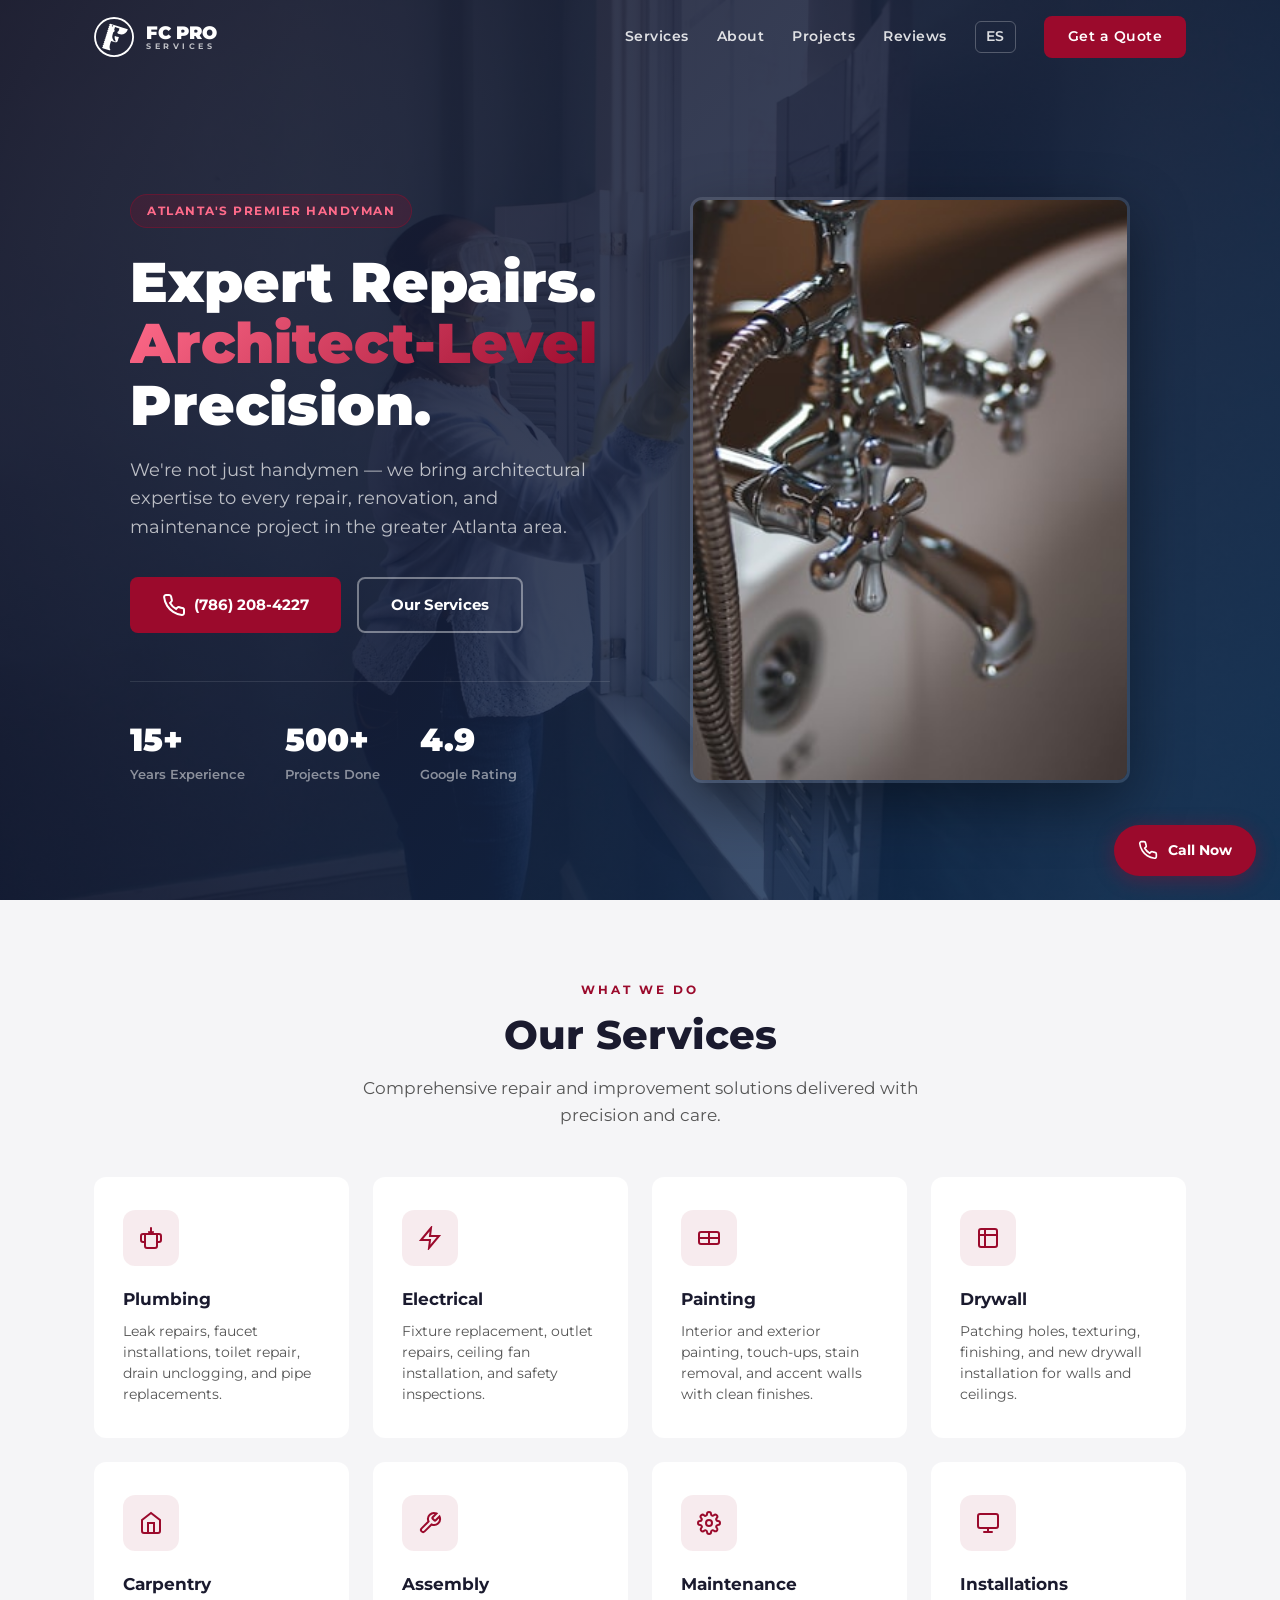
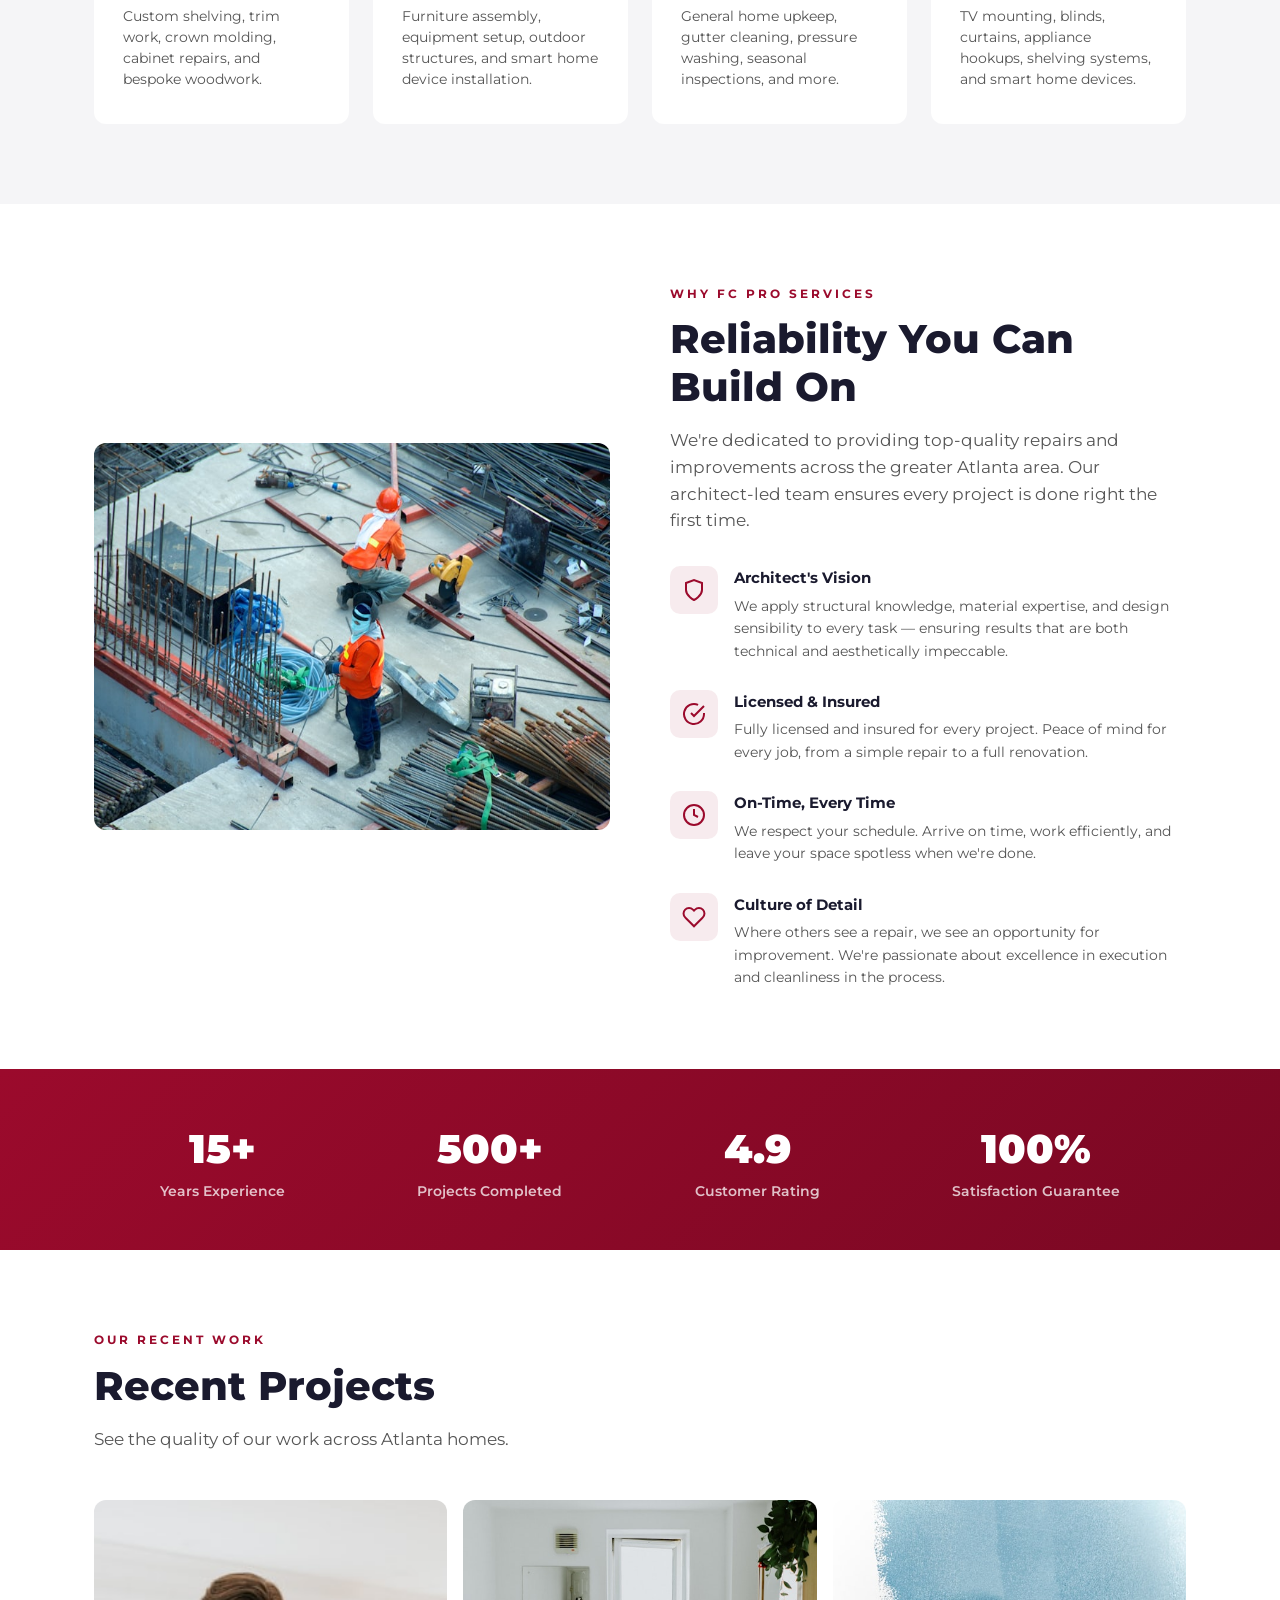
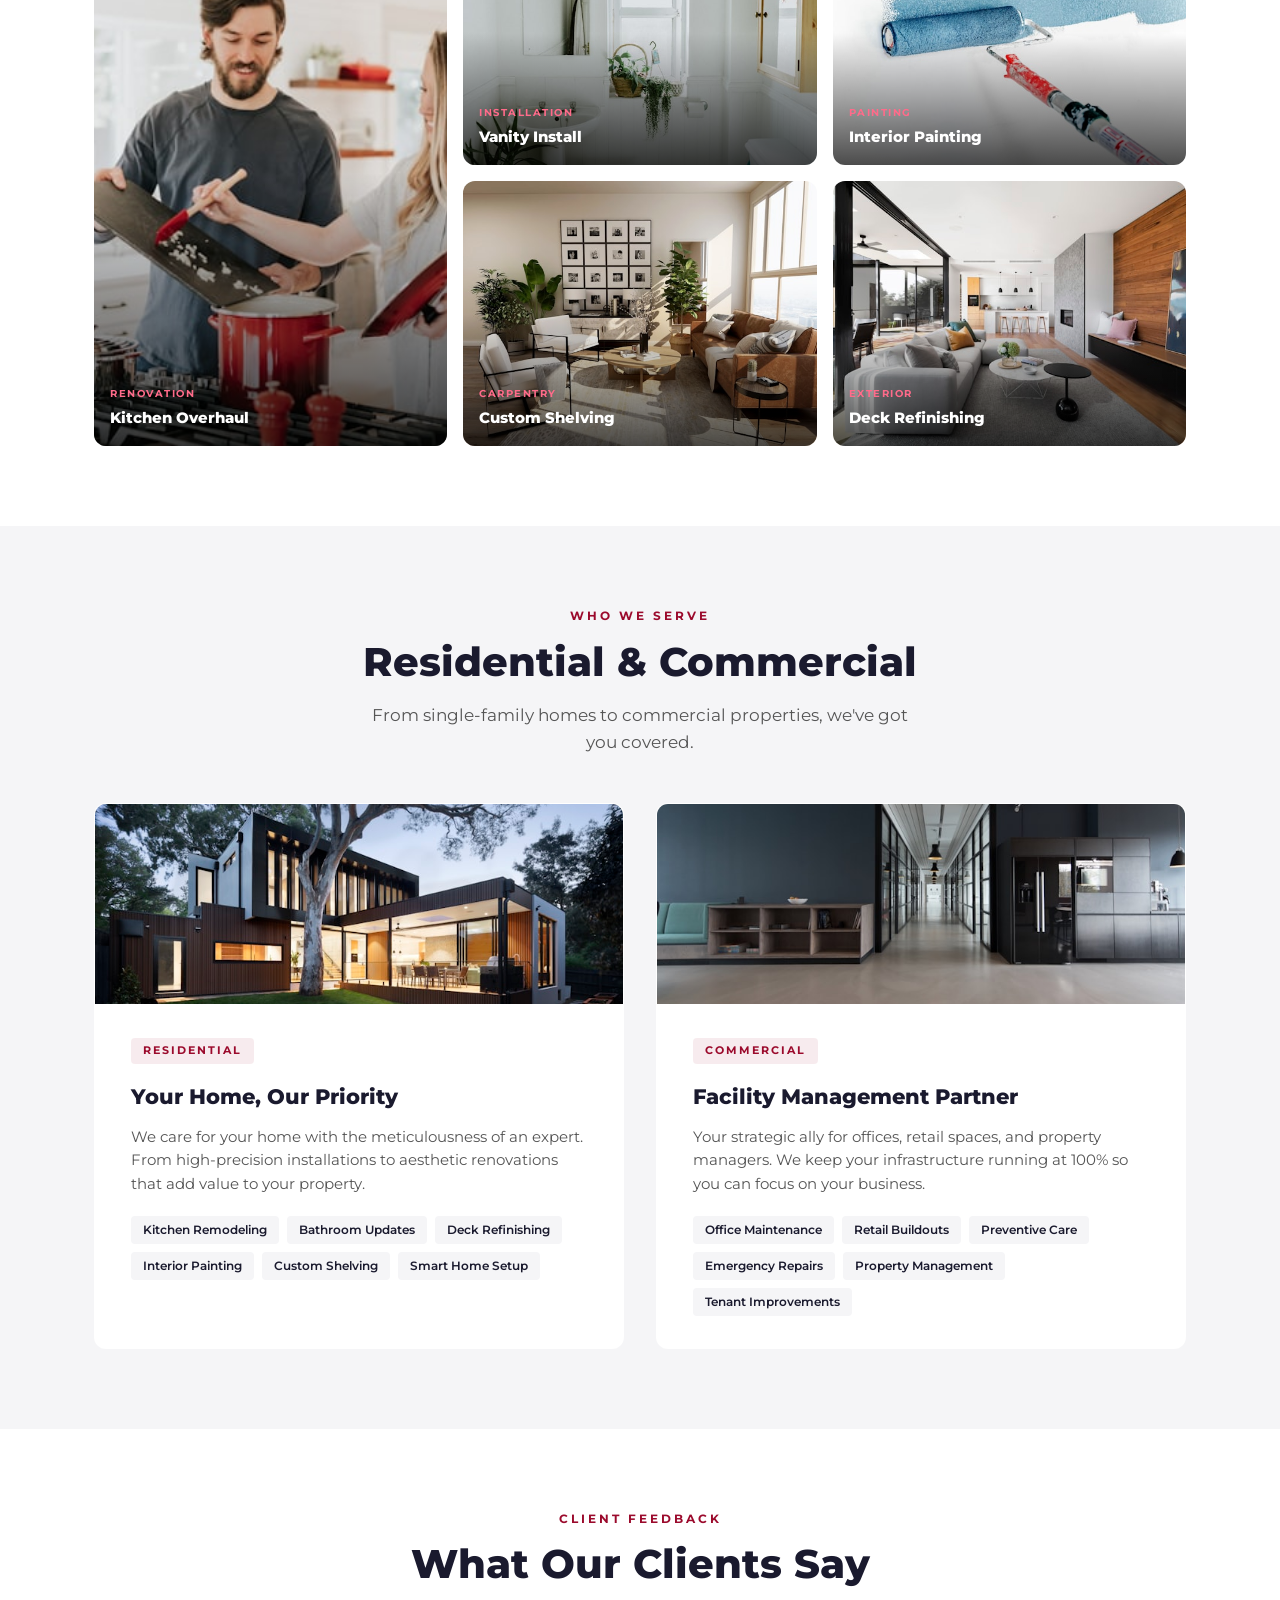
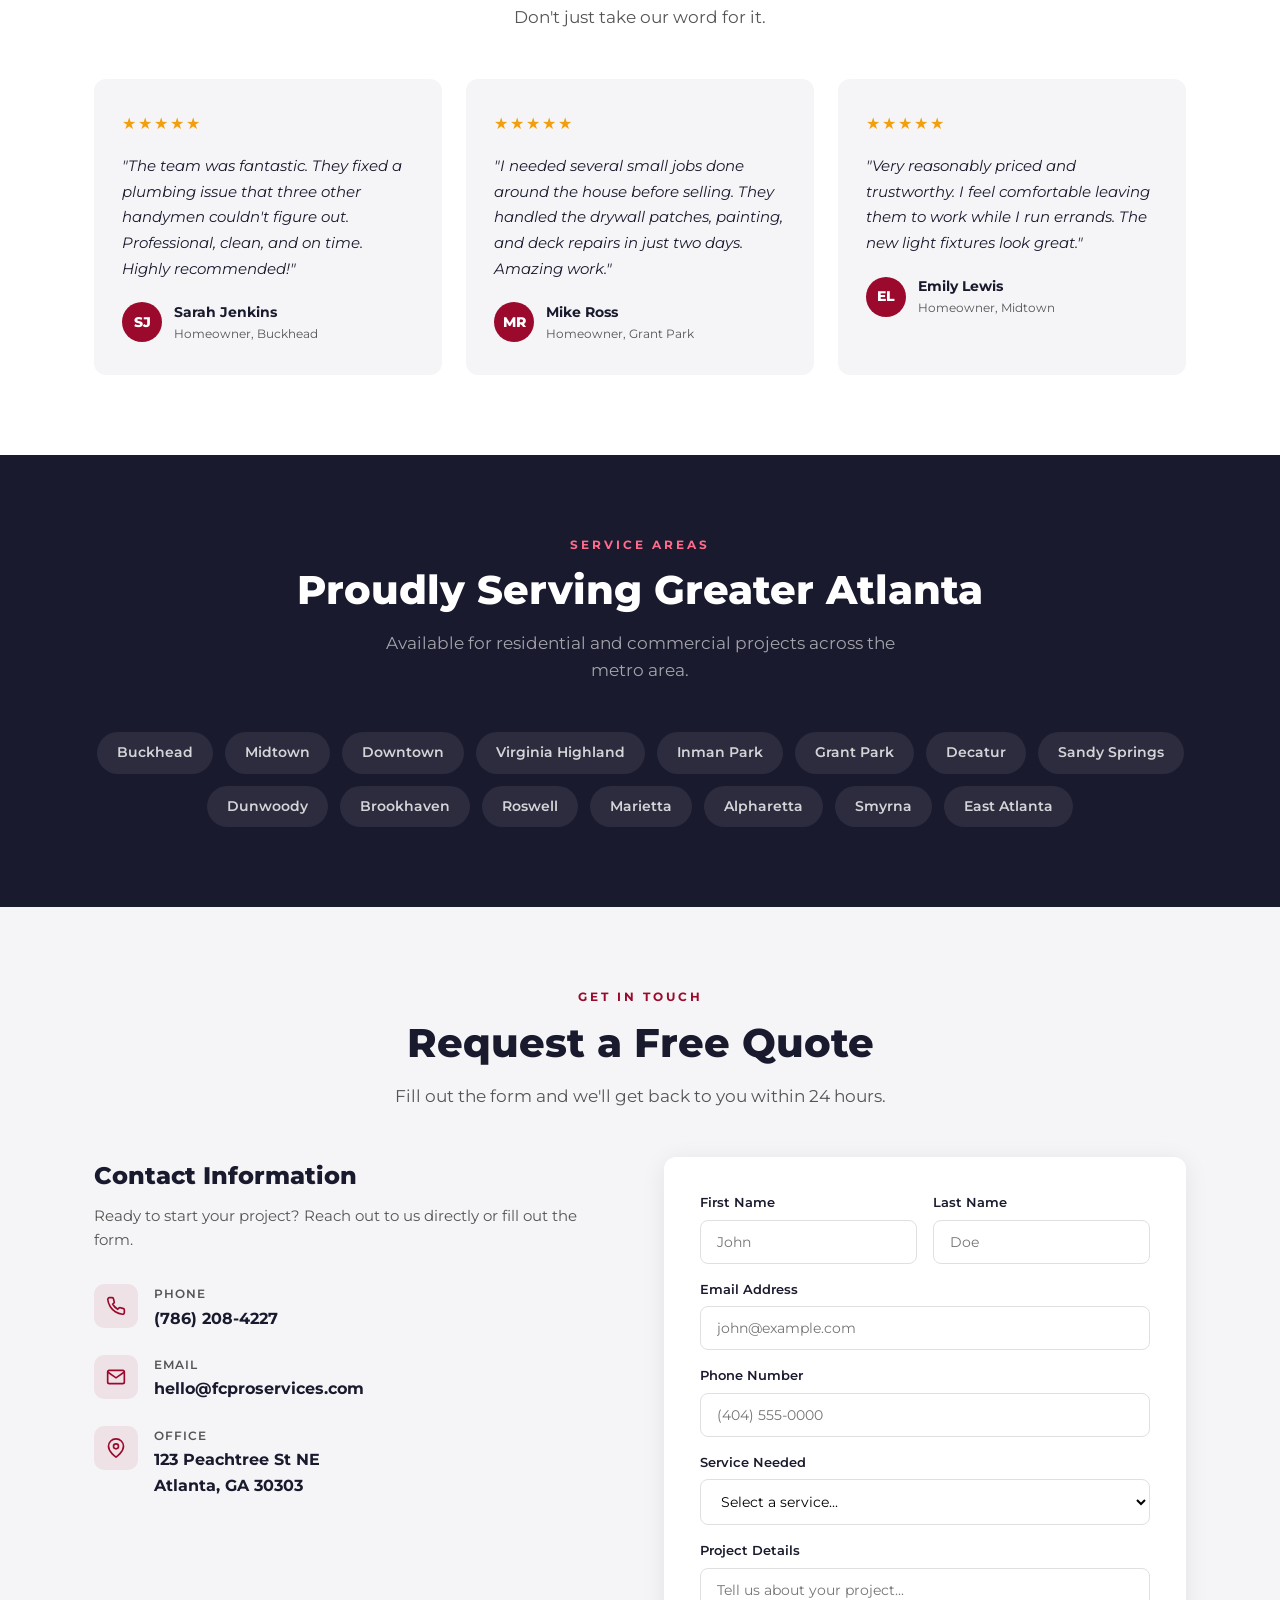
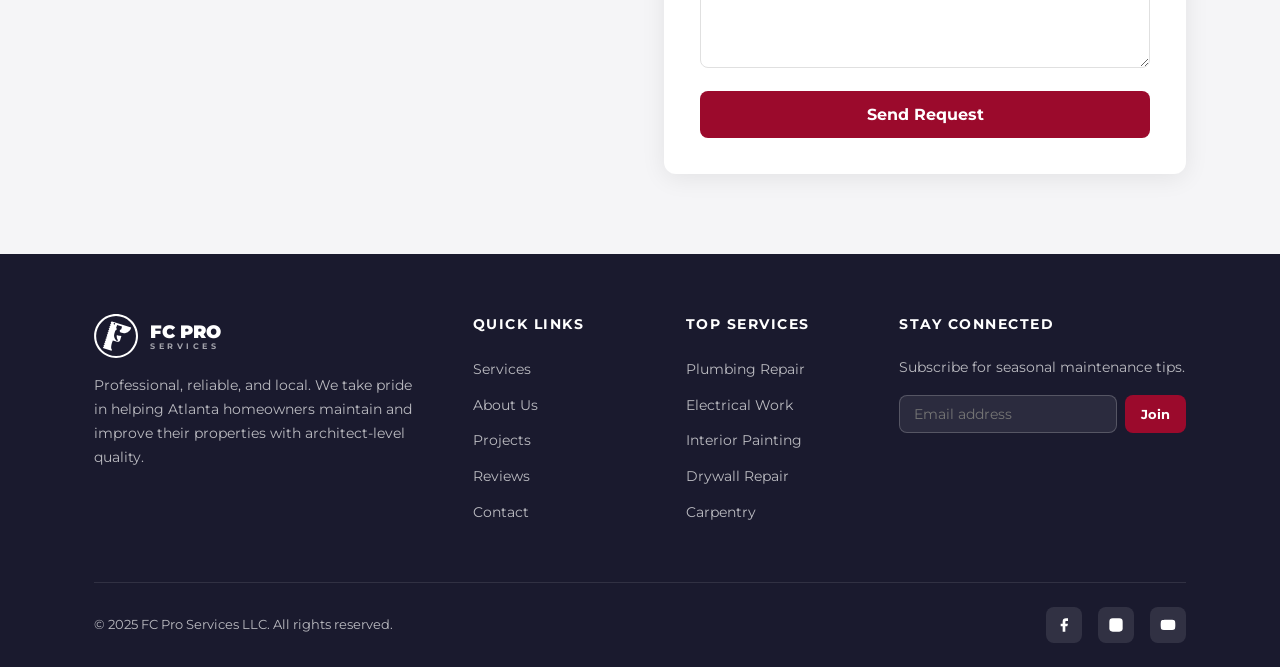
<file: index.html>
<!DOCTYPE html>
<html lang="en">
<head>
  <meta charset="UTF-8">
  <meta name="viewport" content="width=device-width, initial-scale=1.0">
  <title>FC Pro Services LLC | Professional Handyman & Facility Services in Atlanta</title>
  <meta name="description" content="FC Pro Services LLC - Professional handyman, maintenance & facility services in Atlanta. Architect-led precision for residential and commercial properties.">
  <link rel="icon" type="image/svg+xml" href="assets/logo/favicon.svg">
  <link rel="preconnect" href="https://fonts.googleapis.com">
  <link rel="preconnect" href="https://fonts.gstatic.com" crossorigin>
  <link href="https://fonts.googleapis.com/css2?family=Montserrat:wght@400;600;700;800;900&display=swap" rel="stylesheet">
  <link rel="stylesheet" href="assets/css/styles.css">
</head>
<body>

<!-- NAV -->
<nav class="nav" id="nav">
  <div class="container">
    <a href="#" class="nav-logo">
      <svg viewBox="100 100 370 370">
        <path class="logo-mark" d="M285.4,117.8c44.8,0,86.8,17.4,118.5,49.1,31.7,31.6,49.1,73.7,49.1,118.5s-17.4,86.8-49.1,118.5c-31.7,31.7-73.7,49.1-118.5,49.1s-86.8-17.4-118.5-49.1-49.1-73.7-49.1-118.5,17.4-86.8,49.1-118.5c31.6-31.7,73.7-49.1,118.5-49.1M285.4,100.8c-49.3,0-95.7,19.2-130.5,54.1-34.9,34.9-54.1,81.2-54.1,130.5s19.2,95.7,54.1,130.5c34.9,34.9,81.2,54.1,130.5,54.1s95.7-19.2,130.5-54.1c34.9-34.9,54.1-81.2,54.1-130.5s-19.2-95.7-54.1-130.5c-34.9-34.9-81.2-54.1-130.5-54.1h0Z" stroke-width="0"/>
        <path class="logo-mark" d="M278.6,171.4h0l-27.8-8.7h-.3c-2.8,1.7-5.6,3.4-8.1,5.4-.8.6-1.3,2.3-1,3.2.9,3,2.2,5.8,3.5,9-2.7,1.8-5.3,3.6-8,5.1-1.6,1-2,1.9-1.2,3.6,1.3,2.8,2.4,5.7,3.6,8.7-3.4,2.3-6.7,4.5-9.9,6.7,1.5,3.9,2.9,7.4,4.4,10.9-.6.4-1.3.8-1.9,1.3-1.8,1.1-3.7,2.3-5.4,3.6-.9.6-1.7,1.2-2.6,1.8.4.9.7,1.8,1.1,2.7.9,2.7,2.1,5.4,3.3,8.3-1.9,1.2-3.7,2.5-5.5,3.7-.8.5-1.6,1-2.4,1.5-.5.3-.8.5-1.1.8-.3.2-.6.4-.9.6.1.3.2.6.4.9,0,.4.2.8.4,1.3,1,2.1,1.8,4.2,2.7,6.4,0,.2.1.3.2.5.3.8-.2,2.5-.9,3-.2.1-.3.2-.5.4-1.6,1.1-3.2,2.2-4.8,3.2-1,.6-1.9,1.2-2.9,1.8h0c1.4,3.5,2.7,6.7,4,10,0,.6,0,1.1-.5,1.6-1,.6-1.9,1.3-2.9,1.9-2.1,1.3-4.1,2.7-6.1,4.1h0c.3.7.5,1.3.8,2,.4,1.2.9,2.4,1.4,3.5.5,1.3,1.1,2.7,1.6,4.1,0,.9-.2,1.6-.8,2.3-1.1.7-2.2,1.5-3.3,2.2-1.8,1-3.4,2.2-5.2,3.4h0c.6,1.5,1.2,2.8,1.7,4.2.5,1.2.9,2.3,1.4,3.5.2.5.3.9.5,1.4.3.8-.2,2.5-.9,3-.4.3-.8.6-1.2.9-1.3.9-2.5,1.7-3.8,2.5-1.1.7-2.1,1.4-3.2,2.1.5,1.3,1,2.5,1.5,3.7.4.9.7,1.9,1.1,2.7.3.7.6,1.5.9,2.2.3.6.4,1.1.5,1.6,0,.8-.5,1.5-1.2,2-.1,0-.3.2-.4.3-1.6.9-3.2,1.9-4.7,3-1,.7-2,1.3-3.1,2h0c1,2.4,1.6,4.7,2.7,6.7.1.3.2.6.4.8.2.4.4.8.5,1.2.4,1.6,0,2.8-1.4,3.9-.2.2-.5.3-.8.5-.8.4-1.6.9-2.3,1.4-1.6.9-3,2.1-4.7,3.1.3.7.6,1.4.8,2.2.3.9.7,1.8,1,2.7.8,2.1,1.6,4.1,2.4,6.2-3.5,2.3-6.6,4.4-9.8,6.6,1.1,2.8,1.9,5.5,3.2,8s.5,3.7-1.7,5c-2.4,1.4-4.7,3-7.1,4.6,1,2.6,6.1,8.4,6.2,8.6h0l60.1,18.7c4.6,1.4,8.8,1,10.9-5.7-18.9-19.4,7.2-79.1,7.2-79.1l34.9,10.9c11,3.4,22.8-2.7,26.2-13.7l10.6-33.9-12.6-3.9c-2.2.3-4.5.5-6.6,0-6.2-1.6-12.3-3.7-19.1-5.9-.5,4.4-1.2,8.5-1.2,12.6-.2,10.2,2.9,19.5,8.3,28.1.6.9.8,2.4.5,3.5-.7,2.8-1.7,5.6-2.6,8.6-5.4-2.7-9.9-6.1-13.7-10.3-13.6-15-17.9-32.4-12.4-51.9,2.4-8.4,5.2-16.6,7.7-24.9.4-1.3.9-2.1,2.5-2.5,9.7-2.4,13-13.1,6.6-20.7-.6-.7-1-2-.8-2.9,2.1-7.2,4.4-14.3,6.7-21.4.1-.4.4-.8.6-1.3,13.7,4.3,27.3,8.6,41.2,12.9-.2,1-.4,1.9-.7,2.7-2,6.4-4,12.8-6,19.2-.5,1.6-1.2,2.5-3,3-7.4,1.9-11.2,9.4-8.7,16.5.8,2.3,2.2,4,4.5,5.1,1.4.7,2.7,1.5,3.9,2.6.5.4.9.9,1.3,1.4l6.2,1.9c33.1,10.3,68.2-8.2,78.5-41.2l1.1-3.6-134-41.8v-.4ZM269.3,188.2c-3.4-1.1-5.3-4.7-4.2-8.1,1.1-3.4,4.7-5.3,8.1-4.2s5.3,4.7,4.2,8.1c-1.1,3.4-4.7,5.3-8.1,4.2Z"/>
      </svg>
      <div class="nav-logo-text">
        <span class="nav-logo-title">FC PRO</span>
        <span class="nav-logo-sub">SERVICES</span>
      </div>
    </a>
    <div class="nav-links" id="navLinks">
      <a href="#services">Services</a>
      <a href="#about">About</a>
      <a href="#projects">Projects</a>
      <a href="#testimonials">Reviews</a>
      <a href="es/" class="nav-lang">ES</a>
      <a href="#contact" class="nav-cta">Get a Quote</a>
    </div>
    <button class="nav-toggle" id="navToggle" aria-label="Toggle menu">
      <span></span><span></span><span></span>
    </button>
  </div>
</nav>

<!-- HERO -->
<section class="hero" id="home">
  <div class="hero-bg" style="background-image:url('assets/img/hero-bg.jpg')"></div>
  <div class="container">
    <div class="hero-content">
      <div class="hero-badge">Atlanta's Premier Handyman</div>
      <h1>Expert Repairs.<br><span>Architect-Level</span><br>Precision.</h1>
      <p class="hero-text">We're not just handymen &mdash; we bring architectural expertise to every repair, renovation, and maintenance project in the greater Atlanta area.</p>
      <div class="hero-buttons">
        <a href="tel:+17862084227" class="btn btn-primary">
          <svg class="icon-svg" viewBox="0 0 24 24" fill="none" stroke="currentColor" stroke-width="2"><path d="M22 16.92v3a2 2 0 01-2.18 2 19.79 19.79 0 01-8.63-3.07 19.5 19.5 0 01-6-6 19.79 19.79 0 01-3.07-8.67A2 2 0 014.11 2h3a2 2 0 012 1.72c.127.96.361 1.903.7 2.81a2 2 0 01-.45 2.11L8.09 9.91a16 16 0 006 6l1.27-1.27a2 2 0 012.11-.45c.907.339 1.85.573 2.81.7A2 2 0 0122 16.92z"/></svg>
          (786) 208-4227
        </a>
        <a href="#services" class="btn btn-outline">Our Services</a>
      </div>
      <div class="hero-stats">
        <div>
          <div class="hero-stat-number">15+</div>
          <div class="hero-stat-label">Years Experience</div>
        </div>
        <div>
          <div class="hero-stat-number">500+</div>
          <div class="hero-stat-label">Projects Done</div>
        </div>
        <div>
          <div class="hero-stat-number">4.9</div>
          <div class="hero-stat-label">Google Rating</div>
        </div>
      </div>
    </div>
    <div class="hero-visual">
      <img class="hero-photo" src="assets/img/hero-handyman.jpg" alt="Professional handyman at work" loading="eager">
    </div>
  </div>
</section>

<!-- SERVICES -->
<section class="section services" id="services">
  <div class="container">
    <div class="section-header center">
      <div class="section-label">What We Do</div>
      <h2 class="section-title">Our Services</h2>
      <p class="section-subtitle">Comprehensive repair and improvement solutions delivered with precision and care.</p>
    </div>
    <div class="services-grid">
      <div class="service-card">
        <div class="service-icon">
          <svg class="icon-svg" viewBox="0 0 24 24" fill="none" stroke="#9b0a2c" stroke-width="2" stroke-linecap="round"><path d="M12 2v6m0 0l-2-2m2 2l2-2M6 8H4a2 2 0 00-2 2v4a2 2 0 002 2h2M18 8h2a2 2 0 012 2v4a2 2 0 01-2 2h-2M6 8h12v12a2 2 0 01-2 2H8a2 2 0 01-2-2V8z"/></svg>
        </div>
        <h3>Plumbing</h3>
        <p>Leak repairs, faucet installations, toilet repair, drain unclogging, and pipe replacements.</p>
      </div>
      <div class="service-card">
        <div class="service-icon">
          <svg class="icon-svg" viewBox="0 0 24 24" fill="none" stroke="#9b0a2c" stroke-width="2" stroke-linecap="round"><path d="M13 2L3 14h9l-1 8 10-12h-9l1-8z"/></svg>
        </div>
        <h3>Electrical</h3>
        <p>Fixture replacement, outlet repairs, ceiling fan installation, and safety inspections.</p>
      </div>
      <div class="service-card">
        <div class="service-icon">
          <svg class="icon-svg" viewBox="0 0 24 24" fill="none" stroke="#9b0a2c" stroke-width="2" stroke-linecap="round"><rect x="2" y="6" width="20" height="12" rx="2"/><path d="M12 6v12M2 12h20"/></svg>
        </div>
        <h3>Painting</h3>
        <p>Interior and exterior painting, touch-ups, stain removal, and accent walls with clean finishes.</p>
      </div>
      <div class="service-card">
        <div class="service-icon">
          <svg class="icon-svg" viewBox="0 0 24 24" fill="none" stroke="#9b0a2c" stroke-width="2" stroke-linecap="round"><rect x="3" y="3" width="18" height="18" rx="2"/><path d="M3 9h18M9 3v18"/></svg>
        </div>
        <h3>Drywall</h3>
        <p>Patching holes, texturing, finishing, and new drywall installation for walls and ceilings.</p>
      </div>
      <div class="service-card">
        <div class="service-icon">
          <svg class="icon-svg" viewBox="0 0 24 24" fill="none" stroke="#9b0a2c" stroke-width="2" stroke-linecap="round"><path d="M3 9l9-7 9 7v11a2 2 0 01-2 2H5a2 2 0 01-2-2z"/><polyline points="9 22 9 12 15 12 15 22"/></svg>
        </div>
        <h3>Carpentry</h3>
        <p>Custom shelving, trim work, crown molding, cabinet repairs, and bespoke woodwork.</p>
      </div>
      <div class="service-card">
        <div class="service-icon">
          <svg class="icon-svg" viewBox="0 0 24 24" fill="none" stroke="#9b0a2c" stroke-width="2" stroke-linecap="round"><path d="M14.7 6.3a1 1 0 000 1.4l1.6 1.6a1 1 0 001.4 0l3.77-3.77a6 6 0 01-7.94 7.94l-6.91 6.91a2.12 2.12 0 01-3-3l6.91-6.91a6 6 0 017.94-7.94l-3.76 3.76z"/></svg>
        </div>
        <h3>Assembly</h3>
        <p>Furniture assembly, equipment setup, outdoor structures, and smart home device installation.</p>
      </div>
      <div class="service-card">
        <div class="service-icon">
          <svg class="icon-svg" viewBox="0 0 24 24" fill="none" stroke="#9b0a2c" stroke-width="2" stroke-linecap="round"><circle cx="12" cy="12" r="3"/><path d="M19.4 15a1.65 1.65 0 00.33 1.82l.06.06a2 2 0 010 2.83 2 2 0 01-2.83 0l-.06-.06a1.65 1.65 0 00-1.82-.33 1.65 1.65 0 00-1 1.51V21a2 2 0 01-4 0v-.09A1.65 1.65 0 009 19.4a1.65 1.65 0 00-1.82.33l-.06.06a2 2 0 01-2.83 0 2 2 0 010-2.83l.06-.06A1.65 1.65 0 004.68 15a1.65 1.65 0 00-1.51-1H3a2 2 0 010-4h.09A1.65 1.65 0 004.6 9a1.65 1.65 0 00-.33-1.82l-.06-.06a2 2 0 012.83-2.83l.06.06A1.65 1.65 0 009 4.68a1.65 1.65 0 001-1.51V3a2 2 0 014 0v.09a1.65 1.65 0 001 1.51 1.65 1.65 0 001.82-.33l.06-.06a2 2 0 012.83 2.83l-.06.06A1.65 1.65 0 0019.4 9a1.65 1.65 0 001.51 1H21a2 2 0 010 4h-.09a1.65 1.65 0 00-1.51 1z"/></svg>
        </div>
        <h3>Maintenance</h3>
        <p>General home upkeep, gutter cleaning, pressure washing, seasonal inspections, and more.</p>
      </div>
      <div class="service-card">
        <div class="service-icon">
          <svg class="icon-svg" viewBox="0 0 24 24" fill="none" stroke="#9b0a2c" stroke-width="2" stroke-linecap="round"><rect x="2" y="3" width="20" height="14" rx="2"/><line x1="8" y1="21" x2="16" y2="21"/><line x1="12" y1="17" x2="12" y2="21"/></svg>
        </div>
        <h3>Installations</h3>
        <p>TV mounting, blinds, curtains, appliance hookups, shelving systems, and smart home devices.</p>
      </div>
    </div>
  </div>
</section>

<!-- WHY US -->
<section class="section" id="about">
  <div class="container">
    <div class="why-grid">
      <div class="why-image">
        <img src="assets/img/about.jpg" alt="Professional construction and renovation work" loading="lazy">
      </div>
      <div>
        <div class="section-label">Why FC Pro Services</div>
        <h2 class="section-title">Reliability You Can Build On</h2>
        <p class="section-subtitle" style="margin-bottom:32px">We're dedicated to providing top-quality repairs and improvements across the greater Atlanta area. Our architect-led team ensures every project is done right the first time.</p>
        <div class="why-features">
          <div class="why-feature">
            <div class="why-feature-icon">
              <svg width="24" height="24" viewBox="0 0 24 24" fill="none" stroke="#9b0a2c" stroke-width="2"><path d="M12 22s8-4 8-10V5l-8-3-8 3v7c0 6 8 10 8 10z"/></svg>
            </div>
            <div>
              <h4>Architect's Vision</h4>
              <p>We apply structural knowledge, material expertise, and design sensibility to every task &mdash; ensuring results that are both technical and aesthetically impeccable.</p>
            </div>
          </div>
          <div class="why-feature">
            <div class="why-feature-icon">
              <svg width="24" height="24" viewBox="0 0 24 24" fill="none" stroke="#9b0a2c" stroke-width="2"><path d="M22 11.08V12a10 10 0 11-5.93-9.14"/><polyline points="22 4 12 14.01 9 11.01"/></svg>
            </div>
            <div>
              <h4>Licensed & Insured</h4>
              <p>Fully licensed and insured for every project. Peace of mind for every job, from a simple repair to a full renovation.</p>
            </div>
          </div>
          <div class="why-feature">
            <div class="why-feature-icon">
              <svg width="24" height="24" viewBox="0 0 24 24" fill="none" stroke="#9b0a2c" stroke-width="2"><circle cx="12" cy="12" r="10"/><polyline points="12 6 12 12 16 14"/></svg>
            </div>
            <div>
              <h4>On-Time, Every Time</h4>
              <p>We respect your schedule. Arrive on time, work efficiently, and leave your space spotless when we're done.</p>
            </div>
          </div>
          <div class="why-feature">
            <div class="why-feature-icon">
              <svg width="24" height="24" viewBox="0 0 24 24" fill="none" stroke="#9b0a2c" stroke-width="2"><path d="M20.84 4.61a5.5 5.5 0 00-7.78 0L12 5.67l-1.06-1.06a5.5 5.5 0 00-7.78 7.78l1.06 1.06L12 21.23l7.78-7.78 1.06-1.06a5.5 5.5 0 000-7.78z"/></svg>
            </div>
            <div>
              <h4>Culture of Detail</h4>
              <p>Where others see a repair, we see an opportunity for improvement. We're passionate about excellence in execution and cleanliness in the process.</p>
            </div>
          </div>
        </div>
      </div>
    </div>
  </div>
</section>

<!-- STATS -->
<section class="stats-bar">
  <div class="container">
    <div class="stat-item"><div class="stat-number">15+</div><div class="stat-label">Years Experience</div></div>
    <div class="stat-item"><div class="stat-number">500+</div><div class="stat-label">Projects Completed</div></div>
    <div class="stat-item"><div class="stat-number">4.9</div><div class="stat-label">Customer Rating</div></div>
    <div class="stat-item"><div class="stat-number">100%</div><div class="stat-label">Satisfaction Guarantee</div></div>
  </div>
</section>

<!-- PROJECTS -->
<section class="section" id="projects">
  <div class="container">
    <div class="section-header">
      <div class="section-label">Our Recent Work</div>
      <h2 class="section-title">Recent Projects</h2>
      <p class="section-subtitle">See the quality of our work across Atlanta homes.</p>
    </div>
    <div class="projects-grid">
      <div class="project-card tall">
        <img src="assets/img/project-kitchen.jpg" alt="Modern kitchen renovation" loading="lazy">
        <div class="project-label"><span>Renovation</span><strong>Kitchen Overhaul</strong></div>
      </div>
      <div class="project-card">
        <img src="assets/img/project-bathroom.jpg" alt="Bathroom vanity installation" loading="lazy">
        <div class="project-label"><span>Installation</span><strong>Vanity Install</strong></div>
      </div>
      <div class="project-card">
        <img src="assets/img/project-painting.jpg" alt="Interior painting project" loading="lazy">
        <div class="project-label"><span>Painting</span><strong>Interior Painting</strong></div>
      </div>
      <div class="project-card">
        <img src="assets/img/project-shelving.jpg" alt="Custom built-in shelving" loading="lazy">
        <div class="project-label"><span>Carpentry</span><strong>Custom Shelving</strong></div>
      </div>
      <div class="project-card">
        <img src="assets/img/project-deck.jpg" alt="Deck refinishing project" loading="lazy">
        <div class="project-label"><span>Exterior</span><strong>Deck Refinishing</strong></div>
      </div>
    </div>
  </div>
</section>

<!-- SECTORS -->
<section class="section sectors" id="sectors">
  <div class="container">
    <div class="section-header center">
      <div class="section-label">Who We Serve</div>
      <h2 class="section-title">Residential & Commercial</h2>
      <p class="section-subtitle">From single-family homes to commercial properties, we've got you covered.</p>
    </div>
    <div class="sectors-grid">
      <div class="sector-card">
        <img class="sector-card-img" src="assets/img/sector-residential.jpg" alt="Modern residential home" loading="lazy">
        <div class="sector-card-body">
          <div class="sector-tag">Residential</div>
          <h3>Your Home, Our Priority</h3>
          <p>We care for your home with the meticulousness of an expert. From high-precision installations to aesthetic renovations that add value to your property.</p>
          <ul class="sector-list">
            <li>Kitchen Remodeling</li><li>Bathroom Updates</li><li>Deck Refinishing</li>
            <li>Interior Painting</li><li>Custom Shelving</li><li>Smart Home Setup</li>
          </ul>
        </div>
      </div>
      <div class="sector-card">
        <img class="sector-card-img" src="assets/img/sector-commercial.jpg" alt="Modern commercial office space" loading="lazy">
        <div class="sector-card-body">
          <div class="sector-tag">Commercial</div>
          <h3>Facility Management Partner</h3>
          <p>Your strategic ally for offices, retail spaces, and property managers. We keep your infrastructure running at 100% so you can focus on your business.</p>
          <ul class="sector-list">
            <li>Office Maintenance</li><li>Retail Buildouts</li><li>Preventive Care</li>
            <li>Emergency Repairs</li><li>Property Management</li><li>Tenant Improvements</li>
          </ul>
        </div>
      </div>
    </div>
  </div>
</section>

<!-- TESTIMONIALS -->
<section class="section" id="testimonials">
  <div class="container">
    <div class="section-header center">
      <div class="section-label">Client Feedback</div>
      <h2 class="section-title">What Our Clients Say</h2>
      <p class="section-subtitle">Don't just take our word for it.</p>
    </div>
    <div class="testimonials-grid">
      <div class="testimonial-card">
        <div class="testimonial-stars">&#9733;&#9733;&#9733;&#9733;&#9733;</div>
        <p class="testimonial-text">"The team was fantastic. They fixed a plumbing issue that three other handymen couldn't figure out. Professional, clean, and on time. Highly recommended!"</p>
        <div class="testimonial-author">
          <div class="testimonial-avatar">SJ</div>
          <div><div class="testimonial-name">Sarah Jenkins</div><div class="testimonial-location">Homeowner, Buckhead</div></div>
        </div>
      </div>
      <div class="testimonial-card">
        <div class="testimonial-stars">&#9733;&#9733;&#9733;&#9733;&#9733;</div>
        <p class="testimonial-text">"I needed several small jobs done around the house before selling. They handled the drywall patches, painting, and deck repairs in just two days. Amazing work."</p>
        <div class="testimonial-author">
          <div class="testimonial-avatar">MR</div>
          <div><div class="testimonial-name">Mike Ross</div><div class="testimonial-location">Homeowner, Grant Park</div></div>
        </div>
      </div>
      <div class="testimonial-card">
        <div class="testimonial-stars">&#9733;&#9733;&#9733;&#9733;&#9733;</div>
        <p class="testimonial-text">"Very reasonably priced and trustworthy. I feel comfortable leaving them to work while I run errands. The new light fixtures look great."</p>
        <div class="testimonial-author">
          <div class="testimonial-avatar">EL</div>
          <div><div class="testimonial-name">Emily Lewis</div><div class="testimonial-location">Homeowner, Midtown</div></div>
        </div>
      </div>
    </div>
  </div>
</section>

<!-- SERVICE AREAS -->
<section class="section areas-section">
  <div class="container">
    <div class="section-header center">
      <div class="section-label" style="color:#ff6b8a">Service Areas</div>
      <h2 class="section-title" style="color:#fff">Proudly Serving Greater Atlanta</h2>
      <p class="section-subtitle" style="color:rgba(255,255,255,.6)">Available for residential and commercial projects across the metro area.</p>
    </div>
    <ul class="areas-list">
      <li>Buckhead</li><li>Midtown</li><li>Downtown</li><li>Virginia Highland</li><li>Inman Park</li>
      <li>Grant Park</li><li>Decatur</li><li>Sandy Springs</li><li>Dunwoody</li><li>Brookhaven</li>
      <li>Roswell</li><li>Marietta</li><li>Alpharetta</li><li>Smyrna</li><li>East Atlanta</li>
    </ul>
  </div>
</section>

<!-- CONTACT -->
<section class="section contact" id="contact">
  <div class="container">
    <div class="section-header center">
      <div class="section-label">Get In Touch</div>
      <h2 class="section-title">Request a Free Quote</h2>
      <p class="section-subtitle">Fill out the form and we'll get back to you within 24 hours.</p>
    </div>
    <div class="contact-grid">
      <div class="contact-info">
        <h3>Contact Information</h3>
        <p>Ready to start your project? Reach out to us directly or fill out the form.</p>
        <div class="contact-detail">
          <div class="contact-detail-icon">
            <svg width="20" height="20" viewBox="0 0 24 24" fill="none" stroke="#9b0a2c" stroke-width="2"><path d="M22 16.92v3a2 2 0 01-2.18 2 19.79 19.79 0 01-8.63-3.07 19.5 19.5 0 01-6-6 19.79 19.79 0 01-3.07-8.67A2 2 0 014.11 2h3a2 2 0 012 1.72c.127.96.361 1.903.7 2.81a2 2 0 01-.45 2.11L8.09 9.91a16 16 0 006 6l1.27-1.27a2 2 0 012.11-.45c.907.339 1.85.573 2.81.7A2 2 0 0122 16.92z"/></svg>
          </div>
          <div><div class="contact-detail-label">Phone</div><div class="contact-detail-value"><a href="tel:+17862084227">(786) 208-4227</a></div></div>
        </div>
        <div class="contact-detail">
          <div class="contact-detail-icon">
            <svg width="20" height="20" viewBox="0 0 24 24" fill="none" stroke="#9b0a2c" stroke-width="2"><path d="M4 4h16c1.1 0 2 .9 2 2v12c0 1.1-.9 2-2 2H4c-1.1 0-2-.9-2-2V6c0-1.1.9-2 2-2z"/><polyline points="22,6 12,13 2,6"/></svg>
          </div>
          <div><div class="contact-detail-label">Email</div><div class="contact-detail-value"><a href="mailto:hello@fcproservices.com">hello@fcproservices.com</a></div></div>
        </div>
        <div class="contact-detail">
          <div class="contact-detail-icon">
            <svg width="20" height="20" viewBox="0 0 24 24" fill="none" stroke="#9b0a2c" stroke-width="2"><path d="M21 10c0 7-9 13-9 13s-9-6-9-13a9 9 0 0118 0z"/><circle cx="12" cy="10" r="3"/></svg>
          </div>
          <div><div class="contact-detail-label">Office</div><div class="contact-detail-value">123 Peachtree St NE<br>Atlanta, GA 30303</div></div>
        </div>
      </div>
      <form class="contact-form" onsubmit="handleSubmit(event)">
        <div class="form-row">
          <div class="form-group"><label for="fname">First Name</label><input type="text" id="fname" name="fname" placeholder="John" required></div>
          <div class="form-group"><label for="lname">Last Name</label><input type="text" id="lname" name="lname" placeholder="Doe"></div>
        </div>
        <div class="form-group"><label for="email">Email Address</label><input type="email" id="email" name="email" placeholder="john@example.com" required></div>
        <div class="form-group"><label for="phone">Phone Number</label><input type="tel" id="phone" name="phone" placeholder="(404) 555-0000"></div>
        <div class="form-group">
          <label for="service">Service Needed</label>
          <select id="service" name="service">
            <option value="">Select a service...</option>
            <option>Plumbing</option><option>Electrical</option><option>Painting</option><option>Drywall</option>
            <option>Carpentry</option><option>Assembly</option><option>Maintenance</option><option>Installations</option>
            <option>General Repair</option><option>Other</option>
          </select>
        </div>
        <div class="form-group"><label for="message">Project Details</label><textarea id="message" name="message" placeholder="Tell us about your project..."></textarea></div>
        <button type="submit" class="form-submit" data-success="Request Sent!">Send Request</button>
      </form>
    </div>
  </div>
</section>

<!-- FOOTER -->
<footer class="footer">
  <div class="container">
    <div class="footer-grid">
      <div class="footer-brand">
        <div class="footer-logo">
          <svg viewBox="100 100 370 370"><path fill="#fff" d="M285.4,117.8c44.8,0,86.8,17.4,118.5,49.1,31.7,31.6,49.1,73.7,49.1,118.5s-17.4,86.8-49.1,118.5c-31.7,31.7-73.7,49.1-118.5,49.1s-86.8-17.4-118.5-49.1-49.1-73.7-49.1-118.5,17.4-86.8,49.1-118.5c31.6-31.7,73.7-49.1,118.5-49.1M285.4,100.8c-49.3,0-95.7,19.2-130.5,54.1-34.9,34.9-54.1,81.2-54.1,130.5s19.2,95.7,54.1,130.5c34.9,34.9,81.2,54.1,130.5,54.1s95.7-19.2,130.5-54.1c34.9-34.9,54.1-81.2,54.1-130.5s-19.2-95.7-54.1-130.5c-34.9-34.9-81.2-54.1-130.5-54.1h0Z"/><path fill="#fff" d="M278.6,171.4h0l-27.8-8.7h-.3c-2.8,1.7-5.6,3.4-8.1,5.4-.8.6-1.3,2.3-1,3.2.9,3,2.2,5.8,3.5,9-2.7,1.8-5.3,3.6-8,5.1-1.6,1-2,1.9-1.2,3.6,1.3,2.8,2.4,5.7,3.6,8.7-3.4,2.3-6.7,4.5-9.9,6.7,1.5,3.9,2.9,7.4,4.4,10.9-.6.4-1.3.8-1.9,1.3-1.8,1.1-3.7,2.3-5.4,3.6-.9.6-1.7,1.2-2.6,1.8.4.9.7,1.8,1.1,2.7.9,2.7,2.1,5.4,3.3,8.3-1.9,1.2-3.7,2.5-5.5,3.7-.8.5-1.6,1-2.4,1.5-.5.3-.8.5-1.1.8-.3.2-.6.4-.9.6.1.3.2.6.4.9,0,.4.2.8.4,1.3,1,2.1,1.8,4.2,2.7,6.4,0,.2.1.3.2.5.3.8-.2,2.5-.9,3-.2.1-.3.2-.5.4-1.6,1.1-3.2,2.2-4.8,3.2-1,.6-1.9,1.2-2.9,1.8h0c1.4,3.5,2.7,6.7,4,10,0,.6,0,1.1-.5,1.6-1,.6-1.9,1.3-2.9,1.9-2.1,1.3-4.1,2.7-6.1,4.1h0c.3.7.5,1.3.8,2,.4,1.2.9,2.4,1.4,3.5.5,1.3,1.1,2.7,1.6,4.1,0,.9-.2,1.6-.8,2.3-1.1.7-2.2,1.5-3.3,2.2-1.8,1-3.4,2.2-5.2,3.4h0c.6,1.5,1.2,2.8,1.7,4.2.5,1.2.9,2.3,1.4,3.5.2.5.3.9.5,1.4.3.8-.2,2.5-.9,3-.4.3-.8.6-1.2.9-1.3.9-2.5,1.7-3.8,2.5-1.1.7-2.1,1.4-3.2,2.1.5,1.3,1,2.5,1.5,3.7.4.9.7,1.9,1.1,2.7.3.7.6,1.5.9,2.2.3.6.4,1.1.5,1.6,0,.8-.5,1.5-1.2,2-.1,0-.3.2-.4.3-1.6.9-3.2,1.9-4.7,3-1,.7-2,1.3-3.1,2h0c1,2.4,1.6,4.7,2.7,6.7.1.3.2.6.4.8.2.4.4.8.5,1.2.4,1.6,0,2.8-1.4,3.9-.2.2-.5.3-.8.5-.8.4-1.6.9-2.3,1.4-1.6.9-3,2.1-4.7,3.1.3.7.6,1.4.8,2.2.3.9.7,1.8,1,2.7.8,2.1,1.6,4.1,2.4,6.2-3.5,2.3-6.6,4.4-9.8,6.6,1.1,2.8,1.9,5.5,3.2,8s.5,3.7-1.7,5c-2.4,1.4-4.7,3-7.1,4.6,1,2.6,6.1,8.4,6.2,8.6h0l60.1,18.7c4.6,1.4,8.8,1,10.9-5.7-18.9-19.4,7.2-79.1,7.2-79.1l34.9,10.9c11,3.4,22.8-2.7,26.2-13.7l10.6-33.9-12.6-3.9c-2.2.3-4.5.5-6.6,0-6.2-1.6-12.3-3.7-19.1-5.9-.5,4.4-1.2,8.5-1.2,12.6-.2,10.2,2.9,19.5,8.3,28.1.6.9.8,2.4.5,3.5-.7,2.8-1.7,5.6-2.6,8.6-5.4-2.7-9.9-6.1-13.7-10.3-13.6-15-17.9-32.4-12.4-51.9,2.4-8.4,5.2-16.6,7.7-24.9.4-1.3.9-2.1,2.5-2.5,9.7-2.4,13-13.1,6.6-20.7-.6-.7-1-2-.8-2.9,2.1-7.2,4.4-14.3,6.7-21.4.1-.4.4-.8.6-1.3,13.7,4.3,27.3,8.6,41.2,12.9-.2,1-.4,1.9-.7,2.7-2,6.4-4,12.8-6,19.2-.5,1.6-1.2,2.5-3,3-7.4,1.9-11.2,9.4-8.7,16.5.8,2.3,2.2,4,4.5,5.1,1.4.7,2.7,1.5,3.9,2.6.5.4.9.9,1.3,1.4l6.2,1.9c33.1,10.3,68.2-8.2,78.5-41.2l1.1-3.6-134-41.8v-.4ZM269.3,188.2c-3.4-1.1-5.3-4.7-4.2-8.1,1.1-3.4,4.7-5.3,8.1-4.2s5.3,4.7,4.2,8.1c-1.1,3.4-4.7,5.3-8.1,4.2Z"/></svg>
          <div class="footer-logo-text"><span class="footer-logo-title">FC PRO</span><span class="footer-logo-sub">SERVICES</span></div>
        </div>
        <p>Professional, reliable, and local. We take pride in helping Atlanta homeowners maintain and improve their properties with architect-level quality.</p>
      </div>
      <div>
        <h4>Quick Links</h4>
        <ul>
          <li><a href="#services">Services</a></li><li><a href="#about">About Us</a></li>
          <li><a href="#projects">Projects</a></li><li><a href="#testimonials">Reviews</a></li><li><a href="#contact">Contact</a></li>
        </ul>
      </div>
      <div>
        <h4>Top Services</h4>
        <ul>
          <li><a href="#services">Plumbing Repair</a></li><li><a href="#services">Electrical Work</a></li>
          <li><a href="#services">Interior Painting</a></li><li><a href="#services">Drywall Repair</a></li><li><a href="#services">Carpentry</a></li>
        </ul>
      </div>
      <div>
        <h4>Stay Connected</h4>
        <p style="font-size:.88rem;margin-bottom:16px">Subscribe for seasonal maintenance tips.</p>
        <div class="footer-newsletter">
          <input type="email" placeholder="Email address">
          <button>Join</button>
        </div>
      </div>
    </div>
    <div class="footer-bottom">
      <span>&copy; 2025 FC Pro Services LLC. All rights reserved.</span>
      <div class="footer-socials">
        <a href="#" aria-label="Facebook"><svg viewBox="0 0 24 24"><path d="M18 2h-3a5 5 0 00-5 5v3H7v4h3v8h4v-8h3l1-4h-4V7a1 1 0 011-1h3z"/></svg></a>
        <a href="#" aria-label="Instagram"><svg viewBox="0 0 24 24"><rect x="2" y="2" width="20" height="20" rx="5" ry="5"/><path d="M16 11.37A4 4 0 1112.63 8 4 4 0 0116 11.37z"/><line x1="17.5" y1="6.5" x2="17.51" y2="6.5"/></svg></a>
        <a href="#" aria-label="YouTube"><svg viewBox="0 0 24 24"><path d="M22.54 6.42a2.78 2.78 0 00-1.94-2C18.88 4 12 4 12 4s-6.88 0-8.6.46a2.78 2.78 0 00-1.94 2A29 29 0 001 11.75a29 29 0 00.46 5.33A2.78 2.78 0 003.4 19.1c1.72.46 8.6.46 8.6.46s6.88 0 8.6-.46a2.78 2.78 0 001.94-2 29 29 0 00.46-5.25 29 29 0 00-.46-5.33z"/><polygon points="9.75 15.02 15.5 11.75 9.75 8.48 9.75 15.02"/></svg></a>
      </div>
    </div>
  </div>
</footer>

<!-- FLOATING CTA -->
<a href="tel:+17862084227" class="float-cta">
  <svg width="20" height="20" viewBox="0 0 24 24" fill="none" stroke="currentColor" stroke-width="2"><path d="M22 16.92v3a2 2 0 01-2.18 2 19.79 19.79 0 01-8.63-3.07 19.5 19.5 0 01-6-6 19.79 19.79 0 01-3.07-8.67A2 2 0 014.11 2h3a2 2 0 012 1.72c.127.96.361 1.903.7 2.81a2 2 0 01-.45 2.11L8.09 9.91a16 16 0 006 6l1.27-1.27a2 2 0 012.11-.45c.907.339 1.85.573 2.81.7A2 2 0 0122 16.92z"/></svg>
  Call Now
</a>

<script src="assets/js/main.js"></script>
</body>
</html>
</file>
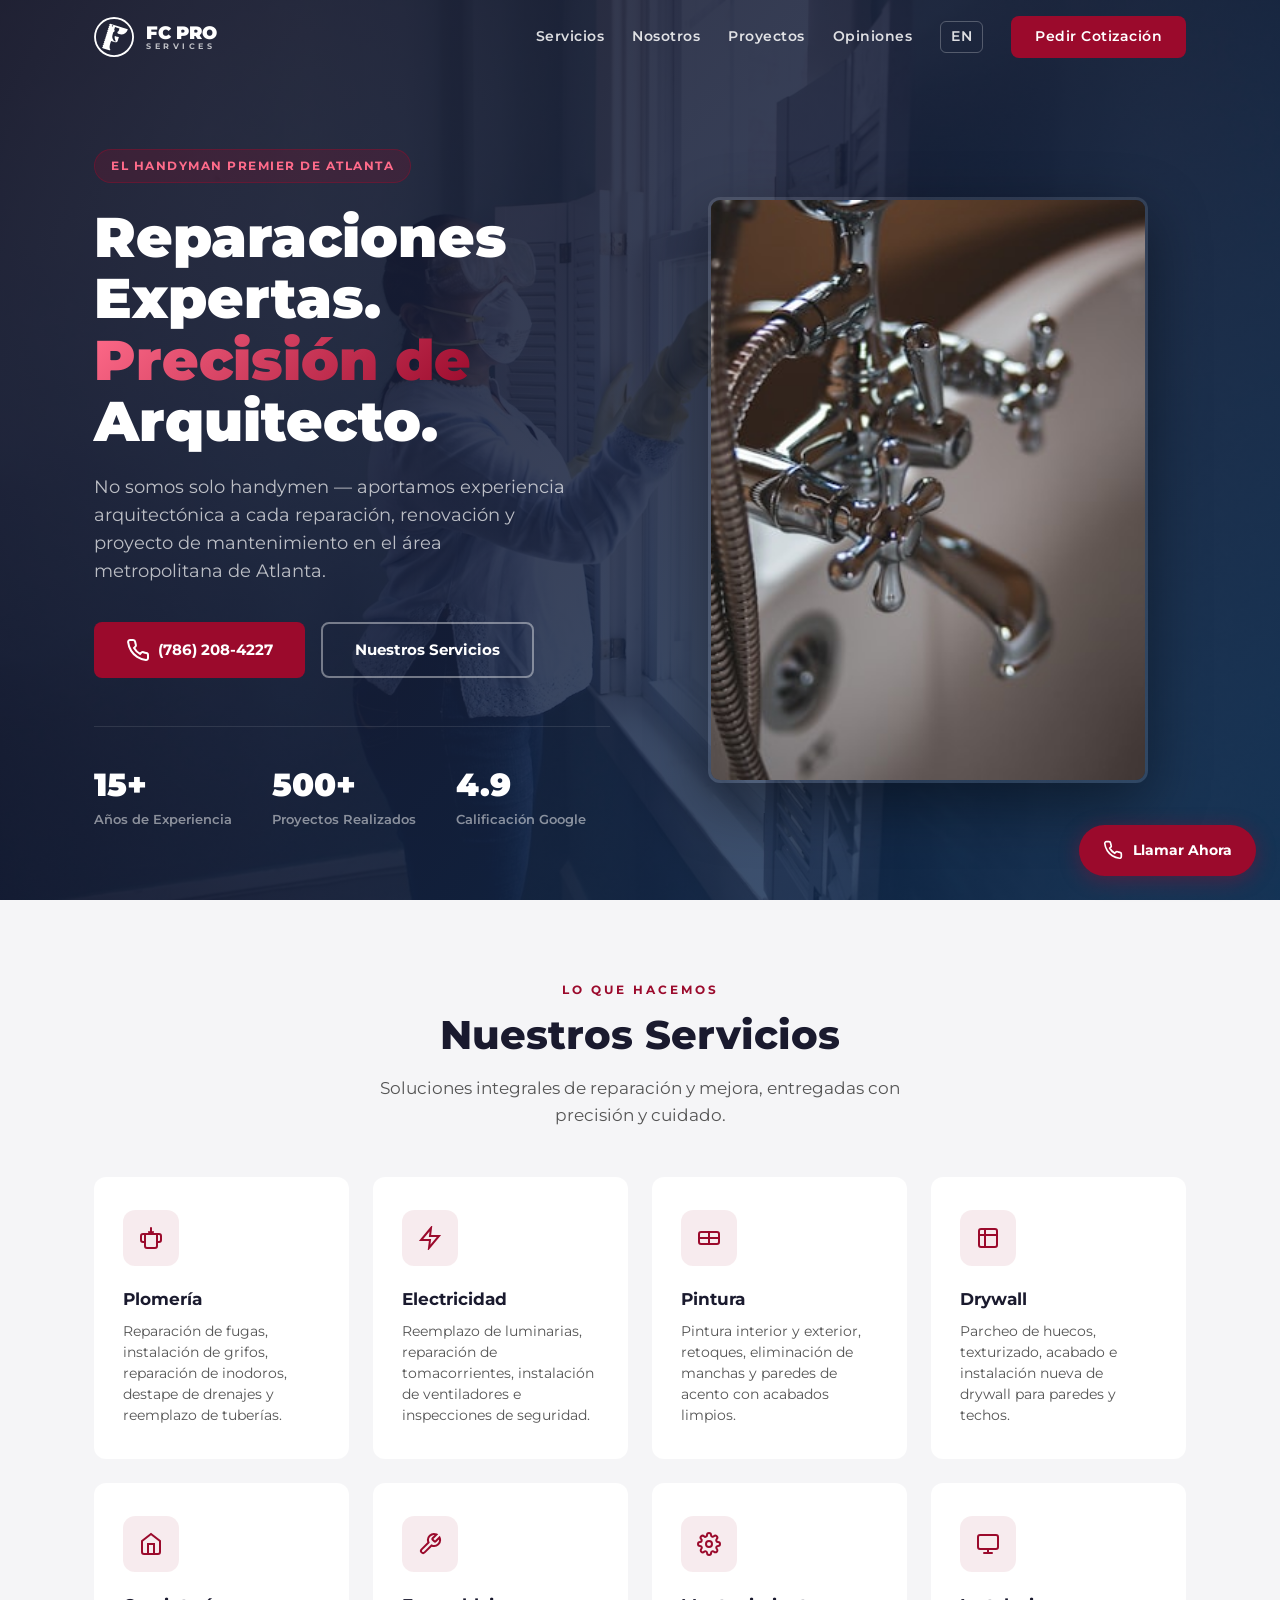
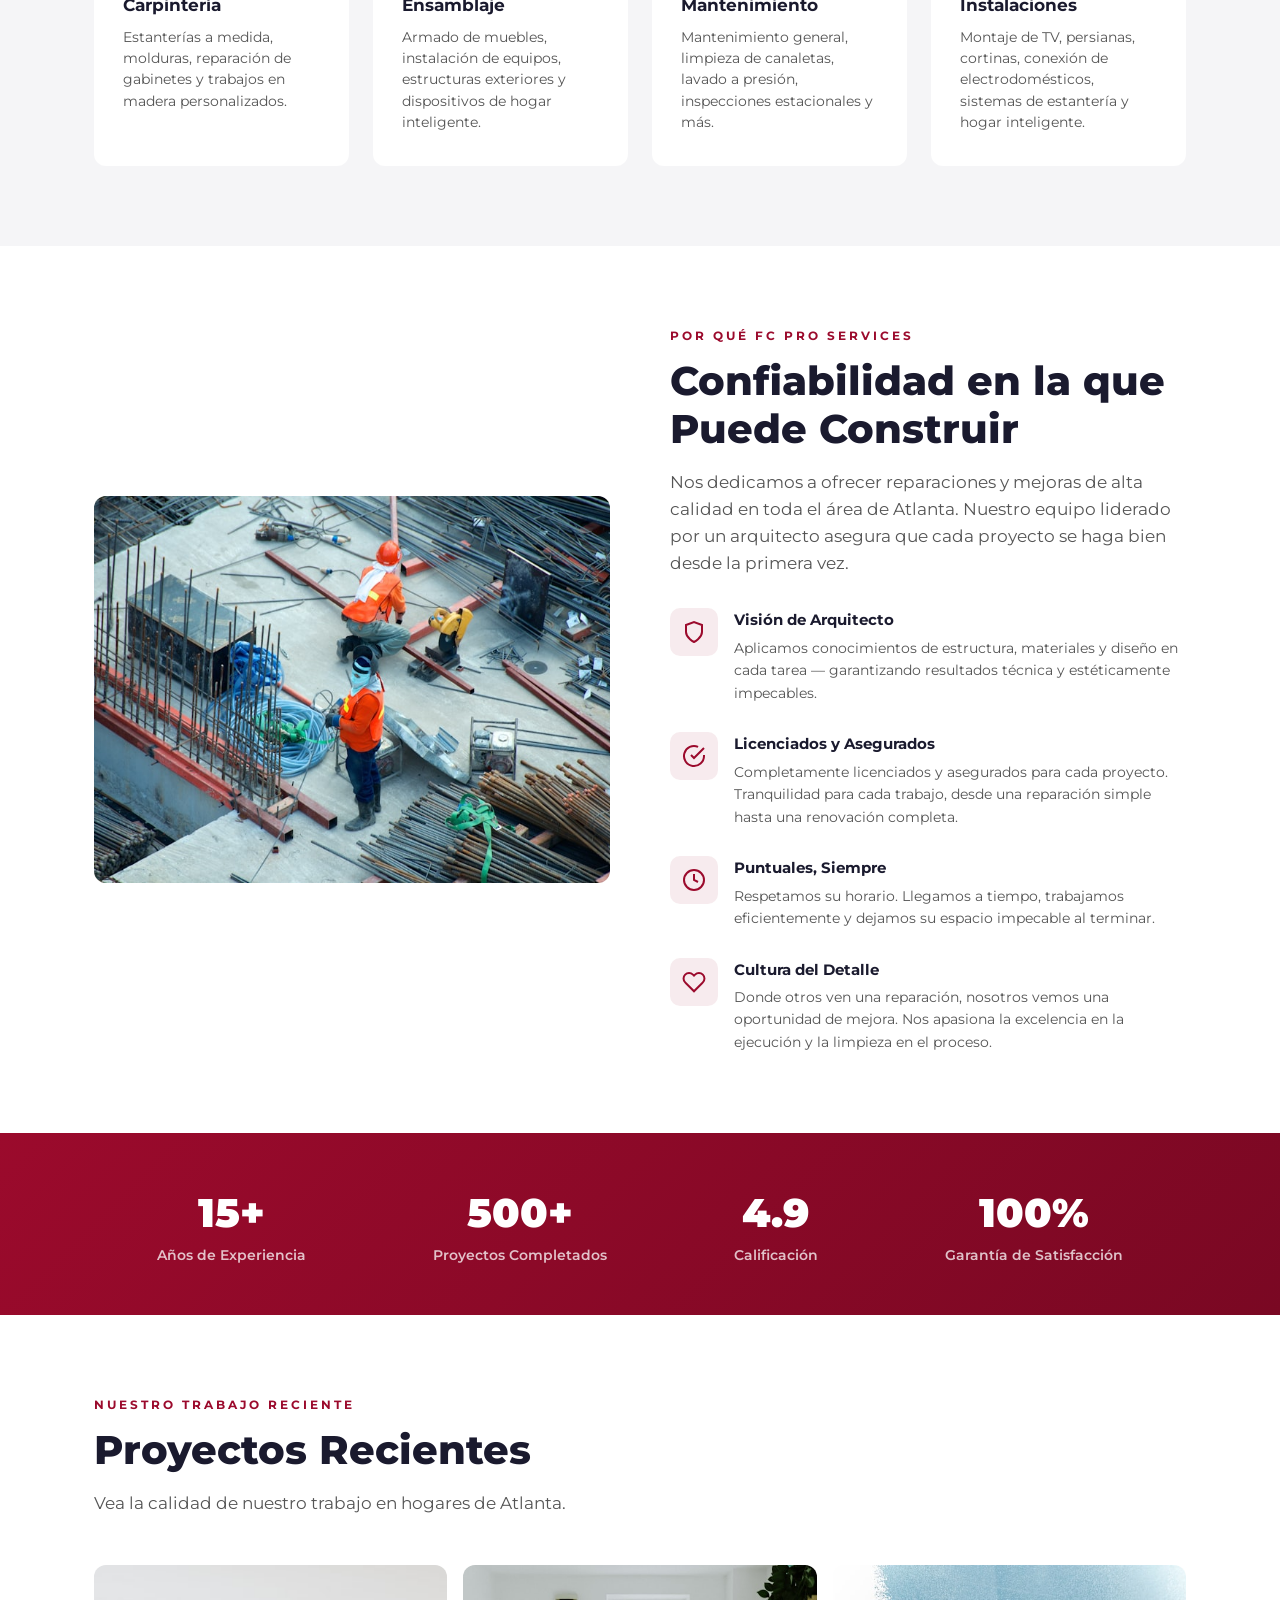
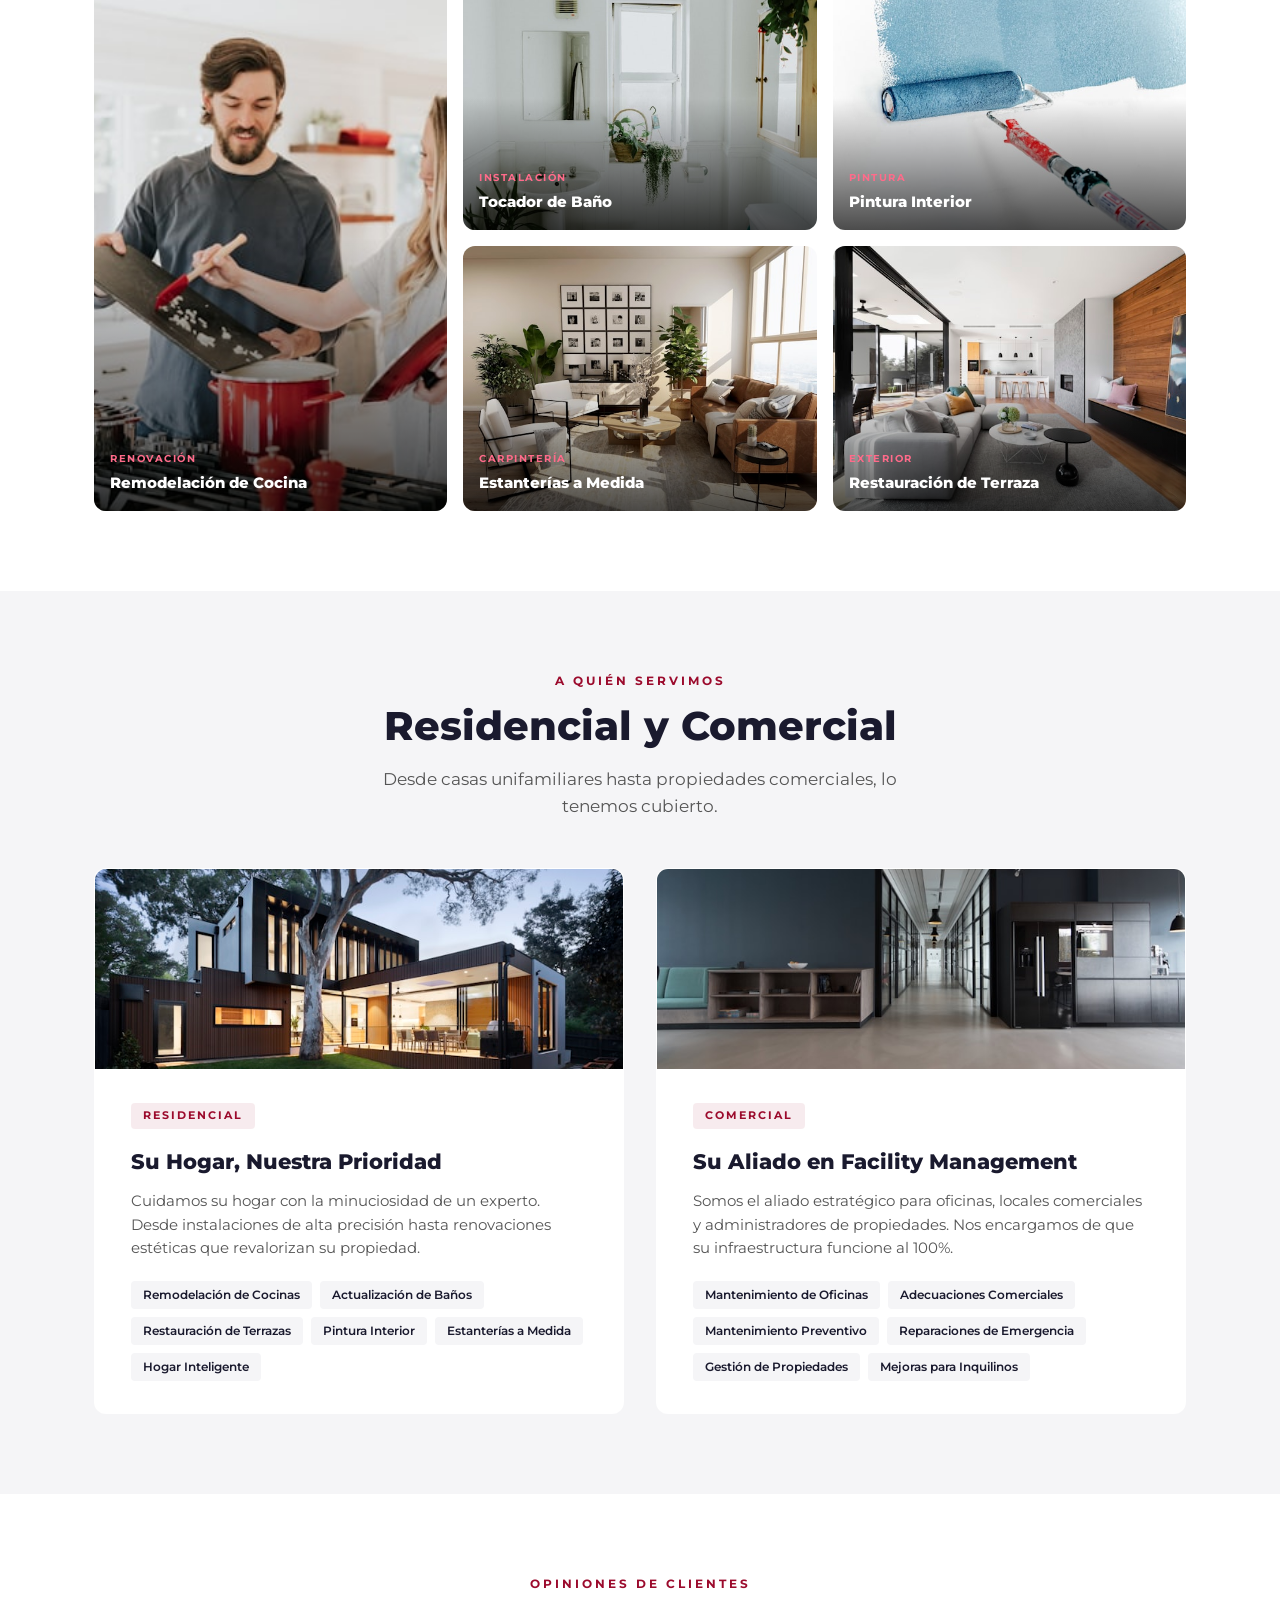
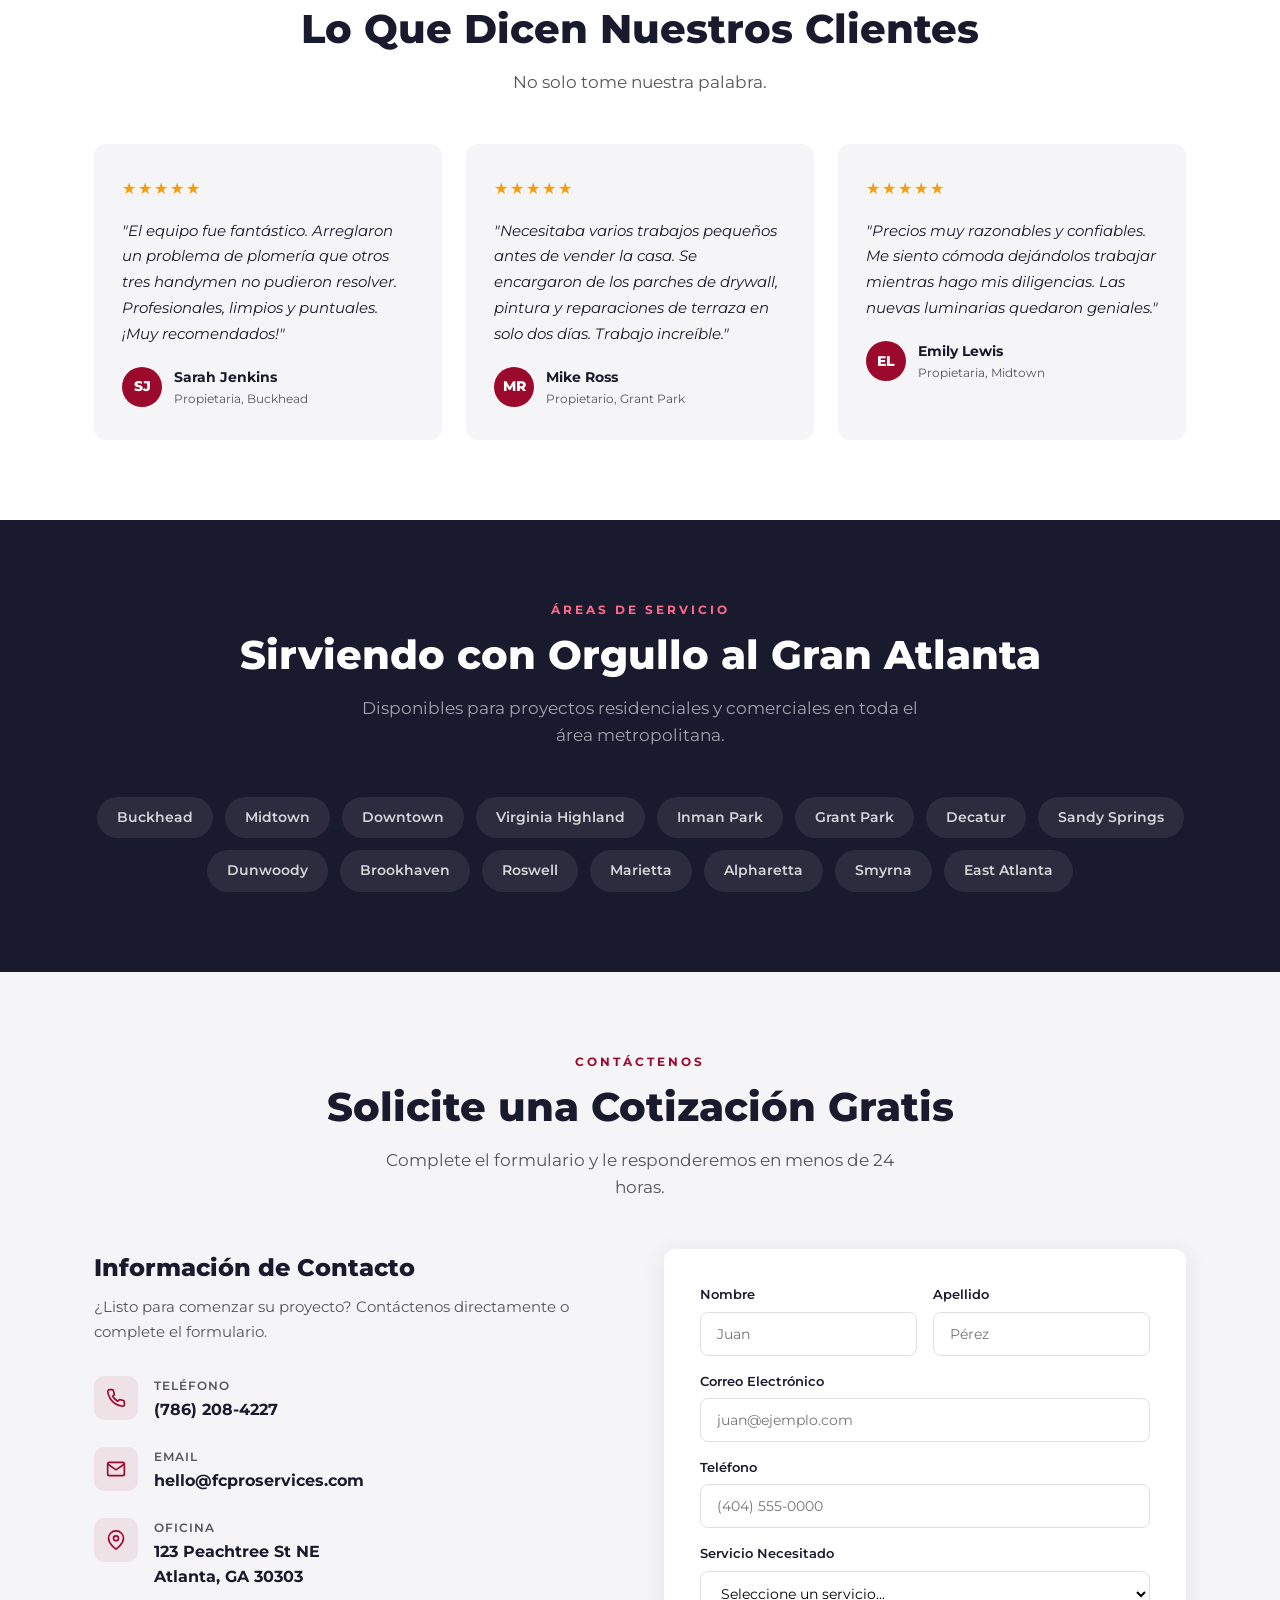
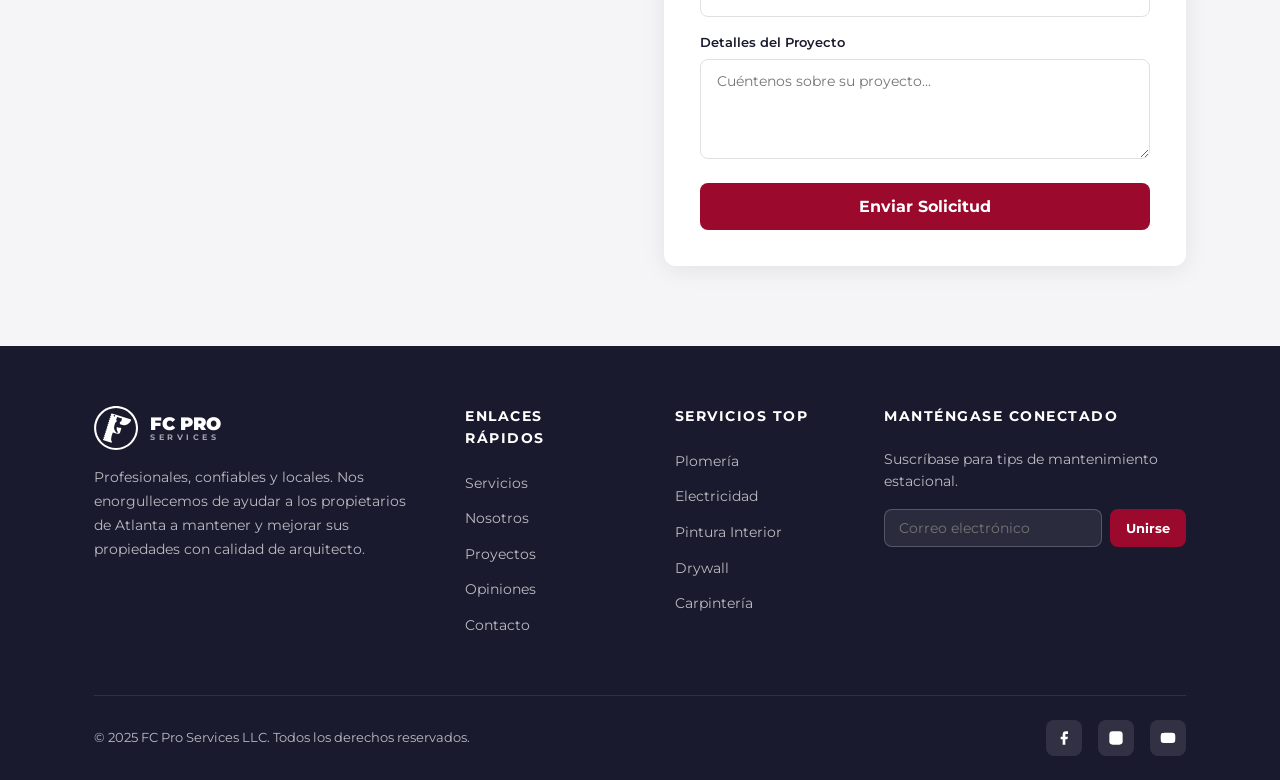
<file: es/index.html>
<!DOCTYPE html>
<html lang="es">
<head>
  <meta charset="UTF-8">
  <meta name="viewport" content="width=device-width, initial-scale=1.0">
  <title>FC Pro Services LLC | Servicios Profesionales de Mantenimiento en Atlanta</title>
  <meta name="description" content="FC Pro Services LLC - Handyman profesional, mantenimiento y facility services en Atlanta. Precisión de arquitecto para propiedades residenciales y comerciales.">
  <link rel="icon" type="image/svg+xml" href="../assets/logo/favicon.svg">
  <link rel="preconnect" href="https://fonts.googleapis.com">
  <link rel="preconnect" href="https://fonts.gstatic.com" crossorigin>
  <link href="https://fonts.googleapis.com/css2?family=Montserrat:wght@400;600;700;800;900&display=swap" rel="stylesheet">
  <link rel="stylesheet" href="../assets/css/styles.css">
</head>
<body>

<!-- NAV -->
<nav class="nav" id="nav">
  <div class="container">
    <a href="#" class="nav-logo">
      <svg viewBox="100 100 370 370">
        <path class="logo-mark" d="M285.4,117.8c44.8,0,86.8,17.4,118.5,49.1,31.7,31.6,49.1,73.7,49.1,118.5s-17.4,86.8-49.1,118.5c-31.7,31.7-73.7,49.1-118.5,49.1s-86.8-17.4-118.5-49.1-49.1-73.7-49.1-118.5,17.4-86.8,49.1-118.5c31.6-31.7,73.7-49.1,118.5-49.1M285.4,100.8c-49.3,0-95.7,19.2-130.5,54.1-34.9,34.9-54.1,81.2-54.1,130.5s19.2,95.7,54.1,130.5c34.9,34.9,81.2,54.1,130.5,54.1s95.7-19.2,130.5-54.1c34.9-34.9,54.1-81.2,54.1-130.5s-19.2-95.7-54.1-130.5c-34.9-34.9-81.2-54.1-130.5-54.1h0Z" stroke-width="0"/>
        <path class="logo-mark" d="M278.6,171.4h0l-27.8-8.7h-.3c-2.8,1.7-5.6,3.4-8.1,5.4-.8.6-1.3,2.3-1,3.2.9,3,2.2,5.8,3.5,9-2.7,1.8-5.3,3.6-8,5.1-1.6,1-2,1.9-1.2,3.6,1.3,2.8,2.4,5.7,3.6,8.7-3.4,2.3-6.7,4.5-9.9,6.7,1.5,3.9,2.9,7.4,4.4,10.9-.6.4-1.3.8-1.9,1.3-1.8,1.1-3.7,2.3-5.4,3.6-.9.6-1.7,1.2-2.6,1.8.4.9.7,1.8,1.1,2.7.9,2.7,2.1,5.4,3.3,8.3-1.9,1.2-3.7,2.5-5.5,3.7-.8.5-1.6,1-2.4,1.5-.5.3-.8.5-1.1.8-.3.2-.6.4-.9.6.1.3.2.6.4.9,0,.4.2.8.4,1.3,1,2.1,1.8,4.2,2.7,6.4,0,.2.1.3.2.5.3.8-.2,2.5-.9,3-.2.1-.3.2-.5.4-1.6,1.1-3.2,2.2-4.8,3.2-1,.6-1.9,1.2-2.9,1.8h0c1.4,3.5,2.7,6.7,4,10,0,.6,0,1.1-.5,1.6-1,.6-1.9,1.3-2.9,1.9-2.1,1.3-4.1,2.7-6.1,4.1h0c.3.7.5,1.3.8,2,.4,1.2.9,2.4,1.4,3.5.5,1.3,1.1,2.7,1.6,4.1,0,.9-.2,1.6-.8,2.3-1.1.7-2.2,1.5-3.3,2.2-1.8,1-3.4,2.2-5.2,3.4h0c.6,1.5,1.2,2.8,1.7,4.2.5,1.2.9,2.3,1.4,3.5.2.5.3.9.5,1.4.3.8-.2,2.5-.9,3-.4.3-.8.6-1.2.9-1.3.9-2.5,1.7-3.8,2.5-1.1.7-2.1,1.4-3.2,2.1.5,1.3,1,2.5,1.5,3.7.4.9.7,1.9,1.1,2.7.3.7.6,1.5.9,2.2.3.6.4,1.1.5,1.6,0,.8-.5,1.5-1.2,2-.1,0-.3.2-.4.3-1.6.9-3.2,1.9-4.7,3-1,.7-2,1.3-3.1,2h0c1,2.4,1.6,4.7,2.7,6.7.1.3.2.6.4.8.2.4.4.8.5,1.2.4,1.6,0,2.8-1.4,3.9-.2.2-.5.3-.8.5-.8.4-1.6.9-2.3,1.4-1.6.9-3,2.1-4.7,3.1.3.7.6,1.4.8,2.2.3.9.7,1.8,1,2.7.8,2.1,1.6,4.1,2.4,6.2-3.5,2.3-6.6,4.4-9.8,6.6,1.1,2.8,1.9,5.5,3.2,8s.5,3.7-1.7,5c-2.4,1.4-4.7,3-7.1,4.6,1,2.6,6.1,8.4,6.2,8.6h0l60.1,18.7c4.6,1.4,8.8,1,10.9-5.7-18.9-19.4,7.2-79.1,7.2-79.1l34.9,10.9c11,3.4,22.8-2.7,26.2-13.7l10.6-33.9-12.6-3.9c-2.2.3-4.5.5-6.6,0-6.2-1.6-12.3-3.7-19.1-5.9-.5,4.4-1.2,8.5-1.2,12.6-.2,10.2,2.9,19.5,8.3,28.1.6.9.8,2.4.5,3.5-.7,2.8-1.7,5.6-2.6,8.6-5.4-2.7-9.9-6.1-13.7-10.3-13.6-15-17.9-32.4-12.4-51.9,2.4-8.4,5.2-16.6,7.7-24.9.4-1.3.9-2.1,2.5-2.5,9.7-2.4,13-13.1,6.6-20.7-.6-.7-1-2-.8-2.9,2.1-7.2,4.4-14.3,6.7-21.4.1-.4.4-.8.6-1.3,13.7,4.3,27.3,8.6,41.2,12.9-.2,1-.4,1.9-.7,2.7-2,6.4-4,12.8-6,19.2-.5,1.6-1.2,2.5-3,3-7.4,1.9-11.2,9.4-8.7,16.5.8,2.3,2.2,4,4.5,5.1,1.4.7,2.7,1.5,3.9,2.6.5.4.9.9,1.3,1.4l6.2,1.9c33.1,10.3,68.2-8.2,78.5-41.2l1.1-3.6-134-41.8v-.4ZM269.3,188.2c-3.4-1.1-5.3-4.7-4.2-8.1,1.1-3.4,4.7-5.3,8.1-4.2s5.3,4.7,4.2,8.1c-1.1,3.4-4.7,5.3-8.1,4.2Z"/>
      </svg>
      <div class="nav-logo-text">
        <span class="nav-logo-title">FC PRO</span>
        <span class="nav-logo-sub">SERVICES</span>
      </div>
    </a>
    <div class="nav-links" id="navLinks">
      <a href="#services">Servicios</a>
      <a href="#about">Nosotros</a>
      <a href="#projects">Proyectos</a>
      <a href="#testimonials">Opiniones</a>
      <a href="../" class="nav-lang">EN</a>
      <a href="#contact" class="nav-cta">Pedir Cotizaci&oacute;n</a>
    </div>
    <button class="nav-toggle" id="navToggle" aria-label="Abrir menu">
      <span></span><span></span><span></span>
    </button>
  </div>
</nav>

<!-- HERO -->
<section class="hero" id="home">
  <div class="hero-bg" style="background-image:url('../assets/img/hero-bg.jpg')"></div>
  <div class="container">
    <div class="hero-content">
      <div class="hero-badge">El Handyman Premier de Atlanta</div>
      <h1>Reparaciones Expertas.<br><span>Precisi&oacute;n de</span><br>Arquitecto.</h1>
      <p class="hero-text">No somos solo handymen &mdash; aportamos experiencia arquitect&oacute;nica a cada reparaci&oacute;n, renovaci&oacute;n y proyecto de mantenimiento en el &aacute;rea metropolitana de Atlanta.</p>
      <div class="hero-buttons">
        <a href="tel:+17862084227" class="btn btn-primary">
          <svg class="icon-svg" viewBox="0 0 24 24" fill="none" stroke="currentColor" stroke-width="2"><path d="M22 16.92v3a2 2 0 01-2.18 2 19.79 19.79 0 01-8.63-3.07 19.5 19.5 0 01-6-6 19.79 19.79 0 01-3.07-8.67A2 2 0 014.11 2h3a2 2 0 012 1.72c.127.96.361 1.903.7 2.81a2 2 0 01-.45 2.11L8.09 9.91a16 16 0 006 6l1.27-1.27a2 2 0 012.11-.45c.907.339 1.85.573 2.81.7A2 2 0 0122 16.92z"/></svg>
          (786) 208-4227
        </a>
        <a href="#services" class="btn btn-outline">Nuestros Servicios</a>
      </div>
      <div class="hero-stats">
        <div><div class="hero-stat-number">15+</div><div class="hero-stat-label">A&ntilde;os de Experiencia</div></div>
        <div><div class="hero-stat-number">500+</div><div class="hero-stat-label">Proyectos Realizados</div></div>
        <div><div class="hero-stat-number">4.9</div><div class="hero-stat-label">Calificaci&oacute;n Google</div></div>
      </div>
    </div>
    <div class="hero-visual">
      <img class="hero-photo" src="../assets/img/hero-handyman.jpg" alt="Handyman profesional trabajando" loading="eager">
    </div>
  </div>
</section>

<!-- SERVICIOS -->
<section class="section services" id="services">
  <div class="container">
    <div class="section-header center">
      <div class="section-label">Lo Que Hacemos</div>
      <h2 class="section-title">Nuestros Servicios</h2>
      <p class="section-subtitle">Soluciones integrales de reparaci&oacute;n y mejora, entregadas con precisi&oacute;n y cuidado.</p>
    </div>
    <div class="services-grid">
      <div class="service-card">
        <div class="service-icon"><svg class="icon-svg" viewBox="0 0 24 24" fill="none" stroke="#9b0a2c" stroke-width="2" stroke-linecap="round"><path d="M12 2v6m0 0l-2-2m2 2l2-2M6 8H4a2 2 0 00-2 2v4a2 2 0 002 2h2M18 8h2a2 2 0 012 2v4a2 2 0 01-2 2h-2M6 8h12v12a2 2 0 01-2 2H8a2 2 0 01-2-2V8z"/></svg></div>
        <h3>Plomer&iacute;a</h3>
        <p>Reparaci&oacute;n de fugas, instalaci&oacute;n de grifos, reparaci&oacute;n de inodoros, destape de drenajes y reemplazo de tuber&iacute;as.</p>
      </div>
      <div class="service-card">
        <div class="service-icon"><svg class="icon-svg" viewBox="0 0 24 24" fill="none" stroke="#9b0a2c" stroke-width="2" stroke-linecap="round"><path d="M13 2L3 14h9l-1 8 10-12h-9l1-8z"/></svg></div>
        <h3>Electricidad</h3>
        <p>Reemplazo de luminarias, reparaci&oacute;n de tomacorrientes, instalaci&oacute;n de ventiladores e inspecciones de seguridad.</p>
      </div>
      <div class="service-card">
        <div class="service-icon"><svg class="icon-svg" viewBox="0 0 24 24" fill="none" stroke="#9b0a2c" stroke-width="2" stroke-linecap="round"><rect x="2" y="6" width="20" height="12" rx="2"/><path d="M12 6v12M2 12h20"/></svg></div>
        <h3>Pintura</h3>
        <p>Pintura interior y exterior, retoques, eliminaci&oacute;n de manchas y paredes de acento con acabados limpios.</p>
      </div>
      <div class="service-card">
        <div class="service-icon"><svg class="icon-svg" viewBox="0 0 24 24" fill="none" stroke="#9b0a2c" stroke-width="2" stroke-linecap="round"><rect x="3" y="3" width="18" height="18" rx="2"/><path d="M3 9h18M9 3v18"/></svg></div>
        <h3>Drywall</h3>
        <p>Parcheo de huecos, texturizado, acabado e instalaci&oacute;n nueva de drywall para paredes y techos.</p>
      </div>
      <div class="service-card">
        <div class="service-icon"><svg class="icon-svg" viewBox="0 0 24 24" fill="none" stroke="#9b0a2c" stroke-width="2" stroke-linecap="round"><path d="M3 9l9-7 9 7v11a2 2 0 01-2 2H5a2 2 0 01-2-2z"/><polyline points="9 22 9 12 15 12 15 22"/></svg></div>
        <h3>Carpinter&iacute;a</h3>
        <p>Estanter&iacute;as a medida, molduras, reparaci&oacute;n de gabinetes y trabajos en madera personalizados.</p>
      </div>
      <div class="service-card">
        <div class="service-icon"><svg class="icon-svg" viewBox="0 0 24 24" fill="none" stroke="#9b0a2c" stroke-width="2" stroke-linecap="round"><path d="M14.7 6.3a1 1 0 000 1.4l1.6 1.6a1 1 0 001.4 0l3.77-3.77a6 6 0 01-7.94 7.94l-6.91 6.91a2.12 2.12 0 01-3-3l6.91-6.91a6 6 0 017.94-7.94l-3.76 3.76z"/></svg></div>
        <h3>Ensamblaje</h3>
        <p>Armado de muebles, instalaci&oacute;n de equipos, estructuras exteriores y dispositivos de hogar inteligente.</p>
      </div>
      <div class="service-card">
        <div class="service-icon"><svg class="icon-svg" viewBox="0 0 24 24" fill="none" stroke="#9b0a2c" stroke-width="2" stroke-linecap="round"><circle cx="12" cy="12" r="3"/><path d="M19.4 15a1.65 1.65 0 00.33 1.82l.06.06a2 2 0 010 2.83 2 2 0 01-2.83 0l-.06-.06a1.65 1.65 0 00-1.82-.33 1.65 1.65 0 00-1 1.51V21a2 2 0 01-4 0v-.09A1.65 1.65 0 009 19.4a1.65 1.65 0 00-1.82.33l-.06.06a2 2 0 01-2.83 0 2 2 0 010-2.83l.06-.06A1.65 1.65 0 004.68 15a1.65 1.65 0 00-1.51-1H3a2 2 0 010-4h.09A1.65 1.65 0 004.6 9a1.65 1.65 0 00-.33-1.82l-.06-.06a2 2 0 012.83-2.83l.06.06A1.65 1.65 0 009 4.68a1.65 1.65 0 001-1.51V3a2 2 0 014 0v.09a1.65 1.65 0 001 1.51 1.65 1.65 0 001.82-.33l.06-.06a2 2 0 012.83 2.83l-.06.06A1.65 1.65 0 0019.4 9a1.65 1.65 0 001.51 1H21a2 2 0 010 4h-.09a1.65 1.65 0 00-1.51 1z"/></svg></div>
        <h3>Mantenimiento</h3>
        <p>Mantenimiento general, limpieza de canaletas, lavado a presi&oacute;n, inspecciones estacionales y m&aacute;s.</p>
      </div>
      <div class="service-card">
        <div class="service-icon"><svg class="icon-svg" viewBox="0 0 24 24" fill="none" stroke="#9b0a2c" stroke-width="2" stroke-linecap="round"><rect x="2" y="3" width="20" height="14" rx="2"/><line x1="8" y1="21" x2="16" y2="21"/><line x1="12" y1="17" x2="12" y2="21"/></svg></div>
        <h3>Instalaciones</h3>
        <p>Montaje de TV, persianas, cortinas, conexi&oacute;n de electrodom&eacute;sticos, sistemas de estanter&iacute;a y hogar inteligente.</p>
      </div>
    </div>
  </div>
</section>

<!-- POR QUE NOSOTROS -->
<section class="section" id="about">
  <div class="container">
    <div class="why-grid">
      <div class="why-image">
        <img src="../assets/img/about.jpg" alt="Trabajo profesional de construcci&oacute;n y renovaci&oacute;n" loading="lazy">
      </div>
      <div>
        <div class="section-label">Por Qu&eacute; FC Pro Services</div>
        <h2 class="section-title">Confiabilidad en la que Puede Construir</h2>
        <p class="section-subtitle" style="margin-bottom:32px">Nos dedicamos a ofrecer reparaciones y mejoras de alta calidad en toda el &aacute;rea de Atlanta. Nuestro equipo liderado por un arquitecto asegura que cada proyecto se haga bien desde la primera vez.</p>
        <div class="why-features">
          <div class="why-feature">
            <div class="why-feature-icon"><svg width="24" height="24" viewBox="0 0 24 24" fill="none" stroke="#9b0a2c" stroke-width="2"><path d="M12 22s8-4 8-10V5l-8-3-8 3v7c0 6 8 10 8 10z"/></svg></div>
            <div><h4>Visi&oacute;n de Arquitecto</h4><p>Aplicamos conocimientos de estructura, materiales y dise&ntilde;o en cada tarea &mdash; garantizando resultados t&eacute;cnica y est&eacute;ticamente impecables.</p></div>
          </div>
          <div class="why-feature">
            <div class="why-feature-icon"><svg width="24" height="24" viewBox="0 0 24 24" fill="none" stroke="#9b0a2c" stroke-width="2"><path d="M22 11.08V12a10 10 0 11-5.93-9.14"/><polyline points="22 4 12 14.01 9 11.01"/></svg></div>
            <div><h4>Licenciados y Asegurados</h4><p>Completamente licenciados y asegurados para cada proyecto. Tranquilidad para cada trabajo, desde una reparaci&oacute;n simple hasta una renovaci&oacute;n completa.</p></div>
          </div>
          <div class="why-feature">
            <div class="why-feature-icon"><svg width="24" height="24" viewBox="0 0 24 24" fill="none" stroke="#9b0a2c" stroke-width="2"><circle cx="12" cy="12" r="10"/><polyline points="12 6 12 12 16 14"/></svg></div>
            <div><h4>Puntuales, Siempre</h4><p>Respetamos su horario. Llegamos a tiempo, trabajamos eficientemente y dejamos su espacio impecable al terminar.</p></div>
          </div>
          <div class="why-feature">
            <div class="why-feature-icon"><svg width="24" height="24" viewBox="0 0 24 24" fill="none" stroke="#9b0a2c" stroke-width="2"><path d="M20.84 4.61a5.5 5.5 0 00-7.78 0L12 5.67l-1.06-1.06a5.5 5.5 0 00-7.78 7.78l1.06 1.06L12 21.23l7.78-7.78 1.06-1.06a5.5 5.5 0 000-7.78z"/></svg></div>
            <div><h4>Cultura del Detalle</h4><p>Donde otros ven una reparaci&oacute;n, nosotros vemos una oportunidad de mejora. Nos apasiona la excelencia en la ejecuci&oacute;n y la limpieza en el proceso.</p></div>
          </div>
        </div>
      </div>
    </div>
  </div>
</section>

<!-- STATS -->
<section class="stats-bar">
  <div class="container">
    <div class="stat-item"><div class="stat-number">15+</div><div class="stat-label">A&ntilde;os de Experiencia</div></div>
    <div class="stat-item"><div class="stat-number">500+</div><div class="stat-label">Proyectos Completados</div></div>
    <div class="stat-item"><div class="stat-number">4.9</div><div class="stat-label">Calificaci&oacute;n</div></div>
    <div class="stat-item"><div class="stat-number">100%</div><div class="stat-label">Garant&iacute;a de Satisfacci&oacute;n</div></div>
  </div>
</section>

<!-- PROYECTOS -->
<section class="section" id="projects">
  <div class="container">
    <div class="section-header">
      <div class="section-label">Nuestro Trabajo Reciente</div>
      <h2 class="section-title">Proyectos Recientes</h2>
      <p class="section-subtitle">Vea la calidad de nuestro trabajo en hogares de Atlanta.</p>
    </div>
    <div class="projects-grid">
      <div class="project-card tall">
        <img src="../assets/img/project-kitchen.jpg" alt="Renovaci&oacute;n moderna de cocina" loading="lazy">
        <div class="project-label"><span>Renovaci&oacute;n</span><strong>Remodelaci&oacute;n de Cocina</strong></div>
      </div>
      <div class="project-card">
        <img src="../assets/img/project-bathroom.jpg" alt="Instalaci&oacute;n de tocador en ba&ntilde;o" loading="lazy">
        <div class="project-label"><span>Instalaci&oacute;n</span><strong>Tocador de Ba&ntilde;o</strong></div>
      </div>
      <div class="project-card">
        <img src="../assets/img/project-painting.jpg" alt="Proyecto de pintura interior" loading="lazy">
        <div class="project-label"><span>Pintura</span><strong>Pintura Interior</strong></div>
      </div>
      <div class="project-card">
        <img src="../assets/img/project-shelving.jpg" alt="Estanter&iacute;as a medida" loading="lazy">
        <div class="project-label"><span>Carpinter&iacute;a</span><strong>Estanter&iacute;as a Medida</strong></div>
      </div>
      <div class="project-card">
        <img src="../assets/img/project-deck.jpg" alt="Restauraci&oacute;n de terraza" loading="lazy">
        <div class="project-label"><span>Exterior</span><strong>Restauraci&oacute;n de Terraza</strong></div>
      </div>
    </div>
  </div>
</section>

<!-- SECTORES -->
<section class="section sectors" id="sectors">
  <div class="container">
    <div class="section-header center">
      <div class="section-label">A Qui&eacute;n Servimos</div>
      <h2 class="section-title">Residencial y Comercial</h2>
      <p class="section-subtitle">Desde casas unifamiliares hasta propiedades comerciales, lo tenemos cubierto.</p>
    </div>
    <div class="sectors-grid">
      <div class="sector-card">
        <img class="sector-card-img" src="../assets/img/sector-residential.jpg" alt="Casa residencial moderna" loading="lazy">
        <div class="sector-card-body">
          <div class="sector-tag">Residencial</div>
          <h3>Su Hogar, Nuestra Prioridad</h3>
          <p>Cuidamos su hogar con la minuciosidad de un experto. Desde instalaciones de alta precisi&oacute;n hasta renovaciones est&eacute;ticas que revalorizan su propiedad.</p>
          <ul class="sector-list">
            <li>Remodelaci&oacute;n de Cocinas</li><li>Actualizaci&oacute;n de Ba&ntilde;os</li><li>Restauraci&oacute;n de Terrazas</li>
            <li>Pintura Interior</li><li>Estanter&iacute;as a Medida</li><li>Hogar Inteligente</li>
          </ul>
        </div>
      </div>
      <div class="sector-card">
        <img class="sector-card-img" src="../assets/img/sector-commercial.jpg" alt="Espacio de oficina comercial moderno" loading="lazy">
        <div class="sector-card-body">
          <div class="sector-tag">Comercial</div>
          <h3>Su Aliado en Facility Management</h3>
          <p>Somos el aliado estrat&eacute;gico para oficinas, locales comerciales y administradores de propiedades. Nos encargamos de que su infraestructura funcione al 100%.</p>
          <ul class="sector-list">
            <li>Mantenimiento de Oficinas</li><li>Adecuaciones Comerciales</li><li>Mantenimiento Preventivo</li>
            <li>Reparaciones de Emergencia</li><li>Gesti&oacute;n de Propiedades</li><li>Mejoras para Inquilinos</li>
          </ul>
        </div>
      </div>
    </div>
  </div>
</section>

<!-- TESTIMONIOS -->
<section class="section" id="testimonials">
  <div class="container">
    <div class="section-header center">
      <div class="section-label">Opiniones de Clientes</div>
      <h2 class="section-title">Lo Que Dicen Nuestros Clientes</h2>
      <p class="section-subtitle">No solo tome nuestra palabra.</p>
    </div>
    <div class="testimonials-grid">
      <div class="testimonial-card">
        <div class="testimonial-stars">&#9733;&#9733;&#9733;&#9733;&#9733;</div>
        <p class="testimonial-text">"El equipo fue fant&aacute;stico. Arreglaron un problema de plomer&iacute;a que otros tres handymen no pudieron resolver. Profesionales, limpios y puntuales. &iexcl;Muy recomendados!"</p>
        <div class="testimonial-author"><div class="testimonial-avatar">SJ</div><div><div class="testimonial-name">Sarah Jenkins</div><div class="testimonial-location">Propietaria, Buckhead</div></div></div>
      </div>
      <div class="testimonial-card">
        <div class="testimonial-stars">&#9733;&#9733;&#9733;&#9733;&#9733;</div>
        <p class="testimonial-text">"Necesitaba varios trabajos peque&ntilde;os antes de vender la casa. Se encargaron de los parches de drywall, pintura y reparaciones de terraza en solo dos d&iacute;as. Trabajo incre&iacute;ble."</p>
        <div class="testimonial-author"><div class="testimonial-avatar">MR</div><div><div class="testimonial-name">Mike Ross</div><div class="testimonial-location">Propietario, Grant Park</div></div></div>
      </div>
      <div class="testimonial-card">
        <div class="testimonial-stars">&#9733;&#9733;&#9733;&#9733;&#9733;</div>
        <p class="testimonial-text">"Precios muy razonables y confiables. Me siento c&oacute;moda dej&aacute;ndolos trabajar mientras hago mis diligencias. Las nuevas luminarias quedaron geniales."</p>
        <div class="testimonial-author"><div class="testimonial-avatar">EL</div><div><div class="testimonial-name">Emily Lewis</div><div class="testimonial-location">Propietaria, Midtown</div></div></div>
      </div>
    </div>
  </div>
</section>

<!-- AREAS DE SERVICIO -->
<section class="section areas-section">
  <div class="container">
    <div class="section-header center">
      <div class="section-label" style="color:#ff6b8a">&Aacute;reas de Servicio</div>
      <h2 class="section-title" style="color:#fff">Sirviendo con Orgullo al Gran Atlanta</h2>
      <p class="section-subtitle" style="color:rgba(255,255,255,.6)">Disponibles para proyectos residenciales y comerciales en toda el &aacute;rea metropolitana.</p>
    </div>
    <ul class="areas-list">
      <li>Buckhead</li><li>Midtown</li><li>Downtown</li><li>Virginia Highland</li><li>Inman Park</li>
      <li>Grant Park</li><li>Decatur</li><li>Sandy Springs</li><li>Dunwoody</li><li>Brookhaven</li>
      <li>Roswell</li><li>Marietta</li><li>Alpharetta</li><li>Smyrna</li><li>East Atlanta</li>
    </ul>
  </div>
</section>

<!-- CONTACTO -->
<section class="section contact" id="contact">
  <div class="container">
    <div class="section-header center">
      <div class="section-label">Cont&aacute;ctenos</div>
      <h2 class="section-title">Solicite una Cotizaci&oacute;n Gratis</h2>
      <p class="section-subtitle">Complete el formulario y le responderemos en menos de 24 horas.</p>
    </div>
    <div class="contact-grid">
      <div class="contact-info">
        <h3>Informaci&oacute;n de Contacto</h3>
        <p>&iquest;Listo para comenzar su proyecto? Cont&aacute;ctenos directamente o complete el formulario.</p>
        <div class="contact-detail">
          <div class="contact-detail-icon"><svg width="20" height="20" viewBox="0 0 24 24" fill="none" stroke="#9b0a2c" stroke-width="2"><path d="M22 16.92v3a2 2 0 01-2.18 2 19.79 19.79 0 01-8.63-3.07 19.5 19.5 0 01-6-6 19.79 19.79 0 01-3.07-8.67A2 2 0 014.11 2h3a2 2 0 012 1.72c.127.96.361 1.903.7 2.81a2 2 0 01-.45 2.11L8.09 9.91a16 16 0 006 6l1.27-1.27a2 2 0 012.11-.45c.907.339 1.85.573 2.81.7A2 2 0 0122 16.92z"/></svg></div>
          <div><div class="contact-detail-label">Tel&eacute;fono</div><div class="contact-detail-value"><a href="tel:+17862084227">(786) 208-4227</a></div></div>
        </div>
        <div class="contact-detail">
          <div class="contact-detail-icon"><svg width="20" height="20" viewBox="0 0 24 24" fill="none" stroke="#9b0a2c" stroke-width="2"><path d="M4 4h16c1.1 0 2 .9 2 2v12c0 1.1-.9 2-2 2H4c-1.1 0-2-.9-2-2V6c0-1.1.9-2 2-2z"/><polyline points="22,6 12,13 2,6"/></svg></div>
          <div><div class="contact-detail-label">Email</div><div class="contact-detail-value"><a href="mailto:hello@fcproservices.com">hello@fcproservices.com</a></div></div>
        </div>
        <div class="contact-detail">
          <div class="contact-detail-icon"><svg width="20" height="20" viewBox="0 0 24 24" fill="none" stroke="#9b0a2c" stroke-width="2"><path d="M21 10c0 7-9 13-9 13s-9-6-9-13a9 9 0 0118 0z"/><circle cx="12" cy="10" r="3"/></svg></div>
          <div><div class="contact-detail-label">Oficina</div><div class="contact-detail-value">123 Peachtree St NE<br>Atlanta, GA 30303</div></div>
        </div>
      </div>
      <form class="contact-form" onsubmit="handleSubmit(event)">
        <div class="form-row">
          <div class="form-group"><label for="fname">Nombre</label><input type="text" id="fname" name="fname" placeholder="Juan" required></div>
          <div class="form-group"><label for="lname">Apellido</label><input type="text" id="lname" name="lname" placeholder="P&eacute;rez"></div>
        </div>
        <div class="form-group"><label for="email">Correo Electr&oacute;nico</label><input type="email" id="email" name="email" placeholder="juan@ejemplo.com" required></div>
        <div class="form-group"><label for="phone">Tel&eacute;fono</label><input type="tel" id="phone" name="phone" placeholder="(404) 555-0000"></div>
        <div class="form-group">
          <label for="service">Servicio Necesitado</label>
          <select id="service" name="service">
            <option value="">Seleccione un servicio...</option>
            <option>Plomer&iacute;a</option><option>Electricidad</option><option>Pintura</option><option>Drywall</option>
            <option>Carpinter&iacute;a</option><option>Ensamblaje</option><option>Mantenimiento</option><option>Instalaciones</option>
            <option>Reparaci&oacute;n General</option><option>Otro</option>
          </select>
        </div>
        <div class="form-group"><label for="message">Detalles del Proyecto</label><textarea id="message" name="message" placeholder="Cu&eacute;ntenos sobre su proyecto..."></textarea></div>
        <button type="submit" class="form-submit" data-success="&iexcl;Solicitud Enviada!">Enviar Solicitud</button>
      </form>
    </div>
  </div>
</section>

<!-- FOOTER -->
<footer class="footer">
  <div class="container">
    <div class="footer-grid">
      <div class="footer-brand">
        <div class="footer-logo">
          <svg viewBox="100 100 370 370"><path fill="#fff" d="M285.4,117.8c44.8,0,86.8,17.4,118.5,49.1,31.7,31.6,49.1,73.7,49.1,118.5s-17.4,86.8-49.1,118.5c-31.7,31.7-73.7,49.1-118.5,49.1s-86.8-17.4-118.5-49.1-49.1-73.7-49.1-118.5,17.4-86.8,49.1-118.5c31.6-31.7,73.7-49.1,118.5-49.1M285.4,100.8c-49.3,0-95.7,19.2-130.5,54.1-34.9,34.9-54.1,81.2-54.1,130.5s19.2,95.7,54.1,130.5c34.9,34.9,81.2,54.1,130.5,54.1s95.7-19.2,130.5-54.1c34.9-34.9,54.1-81.2,54.1-130.5s-19.2-95.7-54.1-130.5c-34.9-34.9-81.2-54.1-130.5-54.1h0Z"/><path fill="#fff" d="M278.6,171.4h0l-27.8-8.7h-.3c-2.8,1.7-5.6,3.4-8.1,5.4-.8.6-1.3,2.3-1,3.2.9,3,2.2,5.8,3.5,9-2.7,1.8-5.3,3.6-8,5.1-1.6,1-2,1.9-1.2,3.6,1.3,2.8,2.4,5.7,3.6,8.7-3.4,2.3-6.7,4.5-9.9,6.7,1.5,3.9,2.9,7.4,4.4,10.9-.6.4-1.3.8-1.9,1.3-1.8,1.1-3.7,2.3-5.4,3.6-.9.6-1.7,1.2-2.6,1.8.4.9.7,1.8,1.1,2.7.9,2.7,2.1,5.4,3.3,8.3-1.9,1.2-3.7,2.5-5.5,3.7-.8.5-1.6,1-2.4,1.5-.5.3-.8.5-1.1.8-.3.2-.6.4-.9.6.1.3.2.6.4.9,0,.4.2.8.4,1.3,1,2.1,1.8,4.2,2.7,6.4,0,.2.1.3.2.5.3.8-.2,2.5-.9,3-.2.1-.3.2-.5.4-1.6,1.1-3.2,2.2-4.8,3.2-1,.6-1.9,1.2-2.9,1.8h0c1.4,3.5,2.7,6.7,4,10,0,.6,0,1.1-.5,1.6-1,.6-1.9,1.3-2.9,1.9-2.1,1.3-4.1,2.7-6.1,4.1h0c.3.7.5,1.3.8,2,.4,1.2.9,2.4,1.4,3.5.5,1.3,1.1,2.7,1.6,4.1,0,.9-.2,1.6-.8,2.3-1.1.7-2.2,1.5-3.3,2.2-1.8,1-3.4,2.2-5.2,3.4h0c.6,1.5,1.2,2.8,1.7,4.2.5,1.2.9,2.3,1.4,3.5.2.5.3.9.5,1.4.3.8-.2,2.5-.9,3-.4.3-.8.6-1.2.9-1.3.9-2.5,1.7-3.8,2.5-1.1.7-2.1,1.4-3.2,2.1.5,1.3,1,2.5,1.5,3.7.4.9.7,1.9,1.1,2.7.3.7.6,1.5.9,2.2.3.6.4,1.1.5,1.6,0,.8-.5,1.5-1.2,2-.1,0-.3.2-.4.3-1.6.9-3.2,1.9-4.7,3-1,.7-2,1.3-3.1,2h0c1,2.4,1.6,4.7,2.7,6.7.1.3.2.6.4.8.2.4.4.8.5,1.2.4,1.6,0,2.8-1.4,3.9-.2.2-.5.3-.8.5-.8.4-1.6.9-2.3,1.4-1.6.9-3,2.1-4.7,3.1.3.7.6,1.4.8,2.2.3.9.7,1.8,1,2.7.8,2.1,1.6,4.1,2.4,6.2-3.5,2.3-6.6,4.4-9.8,6.6,1.1,2.8,1.9,5.5,3.2,8s.5,3.7-1.7,5c-2.4,1.4-4.7,3-7.1,4.6,1,2.6,6.1,8.4,6.2,8.6h0l60.1,18.7c4.6,1.4,8.8,1,10.9-5.7-18.9-19.4,7.2-79.1,7.2-79.1l34.9,10.9c11,3.4,22.8-2.7,26.2-13.7l10.6-33.9-12.6-3.9c-2.2.3-4.5.5-6.6,0-6.2-1.6-12.3-3.7-19.1-5.9-.5,4.4-1.2,8.5-1.2,12.6-.2,10.2,2.9,19.5,8.3,28.1.6.9.8,2.4.5,3.5-.7,2.8-1.7,5.6-2.6,8.6-5.4-2.7-9.9-6.1-13.7-10.3-13.6-15-17.9-32.4-12.4-51.9,2.4-8.4,5.2-16.6,7.7-24.9.4-1.3.9-2.1,2.5-2.5,9.7-2.4,13-13.1,6.6-20.7-.6-.7-1-2-.8-2.9,2.1-7.2,4.4-14.3,6.7-21.4.1-.4.4-.8.6-1.3,13.7,4.3,27.3,8.6,41.2,12.9-.2,1-.4,1.9-.7,2.7-2,6.4-4,12.8-6,19.2-.5,1.6-1.2,2.5-3,3-7.4,1.9-11.2,9.4-8.7,16.5.8,2.3,2.2,4,4.5,5.1,1.4.7,2.7,1.5,3.9,2.6.5.4.9.9,1.3,1.4l6.2,1.9c33.1,10.3,68.2-8.2,78.5-41.2l1.1-3.6-134-41.8v-.4ZM269.3,188.2c-3.4-1.1-5.3-4.7-4.2-8.1,1.1-3.4,4.7-5.3,8.1-4.2s5.3,4.7,4.2,8.1c-1.1,3.4-4.7,5.3-8.1,4.2Z"/></svg>
          <div class="footer-logo-text"><span class="footer-logo-title">FC PRO</span><span class="footer-logo-sub">SERVICES</span></div>
        </div>
        <p>Profesionales, confiables y locales. Nos enorgullecemos de ayudar a los propietarios de Atlanta a mantener y mejorar sus propiedades con calidad de arquitecto.</p>
      </div>
      <div>
        <h4>Enlaces R&aacute;pidos</h4>
        <ul>
          <li><a href="#services">Servicios</a></li><li><a href="#about">Nosotros</a></li>
          <li><a href="#projects">Proyectos</a></li><li><a href="#testimonials">Opiniones</a></li><li><a href="#contact">Contacto</a></li>
        </ul>
      </div>
      <div>
        <h4>Servicios Top</h4>
        <ul>
          <li><a href="#services">Plomer&iacute;a</a></li><li><a href="#services">Electricidad</a></li>
          <li><a href="#services">Pintura Interior</a></li><li><a href="#services">Drywall</a></li><li><a href="#services">Carpinter&iacute;a</a></li>
        </ul>
      </div>
      <div>
        <h4>Mant&eacute;ngase Conectado</h4>
        <p style="font-size:.88rem;margin-bottom:16px">Suscr&iacute;base para tips de mantenimiento estacional.</p>
        <div class="footer-newsletter">
          <input type="email" placeholder="Correo electr&oacute;nico">
          <button>Unirse</button>
        </div>
      </div>
    </div>
    <div class="footer-bottom">
      <span>&copy; 2025 FC Pro Services LLC. Todos los derechos reservados.</span>
      <div class="footer-socials">
        <a href="#" aria-label="Facebook"><svg viewBox="0 0 24 24"><path d="M18 2h-3a5 5 0 00-5 5v3H7v4h3v8h4v-8h3l1-4h-4V7a1 1 0 011-1h3z"/></svg></a>
        <a href="#" aria-label="Instagram"><svg viewBox="0 0 24 24"><rect x="2" y="2" width="20" height="20" rx="5" ry="5"/><path d="M16 11.37A4 4 0 1112.63 8 4 4 0 0116 11.37z"/><line x1="17.5" y1="6.5" x2="17.51" y2="6.5"/></svg></a>
        <a href="#" aria-label="YouTube"><svg viewBox="0 0 24 24"><path d="M22.54 6.42a2.78 2.78 0 00-1.94-2C18.88 4 12 4 12 4s-6.88 0-8.6.46a2.78 2.78 0 00-1.94 2A29 29 0 001 11.75a29 29 0 00.46 5.33A2.78 2.78 0 003.4 19.1c1.72.46 8.6.46 8.6.46s6.88 0 8.6-.46a2.78 2.78 0 001.94-2 29 29 0 00.46-5.25 29 29 0 00-.46-5.33z"/><polygon points="9.75 15.02 15.5 11.75 9.75 8.48 9.75 15.02"/></svg></a>
      </div>
    </div>
  </div>
</footer>

<!-- FLOATING CTA -->
<a href="tel:+17862084227" class="float-cta">
  <svg width="20" height="20" viewBox="0 0 24 24" fill="none" stroke="currentColor" stroke-width="2"><path d="M22 16.92v3a2 2 0 01-2.18 2 19.79 19.79 0 01-8.63-3.07 19.5 19.5 0 01-6-6 19.79 19.79 0 01-3.07-8.67A2 2 0 014.11 2h3a2 2 0 012 1.72c.127.96.361 1.903.7 2.81a2 2 0 01-.45 2.11L8.09 9.91a16 16 0 006 6l1.27-1.27a2 2 0 012.11-.45c.907.339 1.85.573 2.81.7A2 2 0 0122 16.92z"/></svg>
  Llamar Ahora
</a>

<script src="../assets/js/main.js"></script>
</body>
</html>
</file>
<file: assets/css/styles.css>
/* ========== RESET & BASE ========== */
*, *::before, *::after { margin: 0; padding: 0; box-sizing: border-box; }
html { scroll-behavior: smooth; }
body {
  font-family: 'Montserrat', sans-serif;
  color: #1a1a2e;
  line-height: 1.6;
  background: #fff;
  -webkit-font-smoothing: antialiased;
}
img { max-width: 100%; display: block; }
a { text-decoration: none; color: inherit; }
ul { list-style: none; }

/* ========== VARIABLES ========== */
:root {
  --brand: #9b0a2c;
  --brand-dark: #7a0823;
  --dark: #1a1a2e;
  --gray: #f5f5f7;
  --text-light: #555;
  --radius: 12px;
  --shadow: 0 4px 24px rgba(0,0,0,.08);
  --shadow-lg: 0 8px 40px rgba(0,0,0,.12);
}

/* ========== UTILITY ========== */
.container { max-width: 1140px; margin: 0 auto; padding: 0 24px; }
.section { padding: 80px 0; }
.section-label {
  font-size: .75rem;
  font-weight: 700;
  letter-spacing: 3px;
  text-transform: uppercase;
  color: var(--brand);
  margin-bottom: 12px;
}
.section-title {
  font-size: clamp(1.75rem, 4vw, 2.5rem);
  font-weight: 800;
  line-height: 1.2;
  margin-bottom: 16px;
}
.section-subtitle {
  font-size: 1.05rem;
  color: var(--text-light);
  max-width: 560px;
}
.section-header { margin-bottom: 48px; }
.section-header.center { text-align: center; }
.section-header.center .section-subtitle { margin: 0 auto; }
.btn {
  display: inline-flex;
  align-items: center;
  gap: 8px;
  padding: 14px 32px;
  border-radius: 8px;
  font-weight: 700;
  font-size: .95rem;
  transition: all .3s;
  cursor: pointer;
  border: none;
  font-family: inherit;
}
.btn-primary { background: var(--brand); color: #fff; }
.btn-primary:hover { background: var(--brand-dark); transform: translateY(-2px); box-shadow: var(--shadow); }
.btn-outline { background: transparent; color: #fff; border: 2px solid rgba(255,255,255,.4); }
.btn-outline:hover { border-color: #fff; background: rgba(255,255,255,.1); }

/* ========== NAV ========== */
.nav {
  position: fixed;
  top: 0; left: 0; right: 0;
  z-index: 1000;
  padding: 16px 0;
  transition: all .3s;
  background: transparent;
}
.nav.scrolled {
  background: rgba(255,255,255,.97);
  backdrop-filter: blur(12px);
  box-shadow: 0 2px 20px rgba(0,0,0,.08);
  padding: 10px 0;
}
.nav .container { display: flex; align-items: center; justify-content: space-between; }
.nav-logo { display: flex; align-items: center; gap: 12px; }
.nav-logo svg { height: 40px; width: 40px; }
.nav-logo .logo-mark { fill: #fff; transition: fill .3s; }
.nav.scrolled .nav-logo .logo-mark { fill: var(--brand); }
.nav-logo-text { display: flex; flex-direction: column; line-height: 1.1; }
.nav-logo-title { font-size: 1.1rem; font-weight: 900; color: #fff; transition: color .3s; }
.nav-logo-sub { font-size: .5rem; font-weight: 700; letter-spacing: 3.5px; color: rgba(255,255,255,.7); transition: color .3s; }
.nav.scrolled .nav-logo-title { color: var(--dark); }
.nav.scrolled .nav-logo-sub { color: var(--text-light); }
.nav-links { display: flex; gap: 28px; align-items: center; }
.nav-links a {
  font-size: .85rem;
  font-weight: 600;
  color: rgba(255,255,255,.85);
  transition: color .3s;
  letter-spacing: .5px;
}
.nav.scrolled .nav-links a { color: var(--dark); }
.nav-links a:hover { color: var(--brand); }
.nav-cta {
  background: var(--brand) !important;
  color: #fff !important;
  padding: 10px 24px;
  border-radius: 8px;
  font-size: .85rem;
  font-weight: 700;
}
.nav-cta:hover { background: var(--brand-dark) !important; }
.nav-lang {
  font-size: .75rem;
  font-weight: 700;
  color: rgba(255,255,255,.6);
  padding: 4px 10px;
  border: 1px solid rgba(255,255,255,.25);
  border-radius: 6px;
  transition: all .3s;
}
.nav-lang:hover { color: #fff; border-color: rgba(255,255,255,.6); }
.nav.scrolled .nav-lang { color: var(--text-light); border-color: #ddd; }
.nav.scrolled .nav-lang:hover { color: var(--brand); border-color: var(--brand); }
.nav-toggle { display: none; background: none; border: none; cursor: pointer; padding: 8px; }
.nav-toggle span {
  display: block; width: 24px; height: 2px;
  background: #fff; margin: 6px 0; transition: all .3s;
}
.nav.scrolled .nav-toggle span { background: var(--dark); }

/* ========== HERO ========== */
.hero {
  position: relative;
  min-height: 100vh;
  display: flex;
  align-items: center;
  background: var(--dark);
  overflow: hidden;
}
.hero::before {
  content: '';
  position: absolute;
  top: 0; left: 0; right: 0; bottom: 0;
  background: linear-gradient(135deg, rgba(26,26,46,.92) 0%, rgba(22,33,62,.85) 50%, rgba(15,52,96,.8) 100%);
  z-index: 1;
}
.hero-bg {
  position: absolute;
  top: 0; left: 0; right: 0; bottom: 0;
  background-size: cover;
  background-position: center;
  background-repeat: no-repeat;
}
.hero .container {
  position: relative;
  z-index: 2;
  display: grid;
  grid-template-columns: 1fr 1fr;
  gap: 60px;
  align-items: center;
  padding-top: 80px;
}
.hero-badge {
  display: inline-flex;
  align-items: center;
  gap: 8px;
  background: rgba(155,10,44,.2);
  border: 1px solid rgba(155,10,44,.4);
  color: #ff6b8a;
  padding: 6px 16px;
  border-radius: 50px;
  font-size: .75rem;
  font-weight: 700;
  letter-spacing: 1.5px;
  text-transform: uppercase;
  margin-bottom: 24px;
}
.hero h1 {
  font-size: clamp(2.2rem, 5vw, 3.5rem);
  font-weight: 900;
  color: #fff;
  line-height: 1.1;
  margin-bottom: 20px;
}
.hero h1 span {
  background: linear-gradient(135deg, #ff6b8a, var(--brand));
  -webkit-background-clip: text;
  -webkit-text-fill-color: transparent;
  background-clip: text;
}
.hero-text {
  color: rgba(255,255,255,.7);
  font-size: 1.1rem;
  margin-bottom: 36px;
  max-width: 480px;
}
.hero-buttons { display: flex; gap: 16px; flex-wrap: wrap; }
.hero-visual { position: relative; display: flex; justify-content: center; }
.hero-photo {
  width: 100%;
  max-width: 440px;
  aspect-ratio: 3/4;
  object-fit: cover;
  border-radius: var(--radius);
  box-shadow: 0 20px 60px rgba(0,0,0,.4);
  border: 3px solid rgba(255,255,255,.1);
}
.hero-stats {
  display: flex;
  gap: 40px;
  margin-top: 48px;
  padding-top: 32px;
  border-top: 1px solid rgba(255,255,255,.1);
}
.hero-stat-number { font-size: 2rem; font-weight: 900; color: #fff; }
.hero-stat-label { font-size: .8rem; color: rgba(255,255,255,.5); font-weight: 600; }

/* ========== SERVICES ========== */
.services { background: var(--gray); }
.services-grid {
  display: grid;
  grid-template-columns: repeat(auto-fit, minmax(250px, 1fr));
  gap: 24px;
}
.service-card {
  background: #fff;
  border-radius: var(--radius);
  padding: 32px 28px;
  transition: all .3s;
  border: 1px solid transparent;
}
.service-card:hover {
  transform: translateY(-4px);
  box-shadow: var(--shadow-lg);
  border-color: rgba(155,10,44,.15);
}
.service-icon {
  width: 56px; height: 56px;
  background: rgba(155,10,44,.08);
  border-radius: 12px;
  display: flex;
  align-items: center;
  justify-content: center;
  margin-bottom: 20px;
}
.service-card h3 { font-size: 1.05rem; font-weight: 700; margin-bottom: 8px; }
.service-card p { font-size: .88rem; color: var(--text-light); line-height: 1.5; }
.icon-svg { width: 24px; height: 24px; }

/* ========== WHY US ========== */
.why-grid {
  display: grid;
  grid-template-columns: 1fr 1fr;
  gap: 60px;
  align-items: center;
}
.why-image {
  position: relative;
  border-radius: var(--radius);
  overflow: hidden;
  aspect-ratio: 4/3;
}
.why-image img { width: 100%; height: 100%; object-fit: cover; }
.why-features { display: flex; flex-direction: column; gap: 28px; }
.why-feature { display: flex; gap: 16px; }
.why-feature-icon {
  flex-shrink: 0;
  width: 48px; height: 48px;
  background: rgba(155,10,44,.08);
  border-radius: 10px;
  display: flex;
  align-items: center;
  justify-content: center;
}
.why-feature h4 { font-size: .95rem; font-weight: 700; margin-bottom: 4px; }
.why-feature p { font-size: .88rem; color: var(--text-light); }

/* ========== STATS BAR ========== */
.stats-bar {
  background: linear-gradient(135deg, var(--brand), var(--brand-dark));
  padding: 48px 0;
}
.stats-bar .container { display: flex; justify-content: space-around; text-align: center; }
.stat-number { font-size: 2.5rem; font-weight: 900; color: #fff; }
.stat-label { font-size: .85rem; color: rgba(255,255,255,.75); font-weight: 600; }

/* ========== PROJECTS ========== */
.projects-grid {
  display: grid;
  grid-template-columns: repeat(3, 1fr);
  grid-template-rows: auto auto;
  gap: 16px;
}
.project-card {
  position: relative;
  border-radius: var(--radius);
  overflow: hidden;
  aspect-ratio: 4/3;
  cursor: pointer;
}
.project-card.tall { grid-row: span 2; aspect-ratio: auto; }
.project-card img { width: 100%; height: 100%; object-fit: cover; transition: transform .5s; }
.project-card:hover img { transform: scale(1.05); }
.project-card::after {
  content: '';
  position: absolute;
  bottom: 0; left: 0; right: 0;
  height: 50%;
  background: linear-gradient(transparent, rgba(0,0,0,.7));
  pointer-events: none;
}
.project-label {
  position: absolute;
  bottom: 16px; left: 16px;
  z-index: 2;
  color: #fff;
}
.project-label span {
  display: block;
  font-size: .65rem;
  font-weight: 700;
  letter-spacing: 1.5px;
  text-transform: uppercase;
  color: #ff6b8a;
  margin-bottom: 2px;
}
.project-label strong { font-size: .95rem; font-weight: 800; }

/* ========== SECTORS ========== */
.sectors { background: var(--gray); }
.sectors-grid { display: grid; grid-template-columns: 1fr 1fr; gap: 32px; }
.sector-card {
  background: #fff;
  border-radius: var(--radius);
  overflow: hidden;
  border: 1px solid transparent;
  transition: all .3s;
}
.sector-card:hover { border-color: rgba(155,10,44,.15); box-shadow: var(--shadow); }
.sector-card-img { width: 100%; height: 200px; object-fit: cover; }
.sector-card-body { padding: 32px 36px; }
.sector-tag {
  display: inline-block;
  font-size: .7rem;
  font-weight: 700;
  letter-spacing: 2px;
  text-transform: uppercase;
  color: var(--brand);
  background: rgba(155,10,44,.08);
  padding: 4px 12px;
  border-radius: 4px;
  margin-bottom: 16px;
}
.sector-card h3 { font-size: 1.3rem; font-weight: 800; margin-bottom: 12px; }
.sector-card p { font-size: .92rem; color: var(--text-light); line-height: 1.6; margin-bottom: 20px; }
.sector-list { display: flex; flex-wrap: wrap; gap: 8px; }
.sector-list li {
  font-size: .78rem;
  font-weight: 600;
  color: var(--dark);
  background: var(--gray);
  padding: 4px 12px;
  border-radius: 4px;
}

/* ========== TESTIMONIALS ========== */
.testimonials-grid {
  display: grid;
  grid-template-columns: repeat(auto-fit, minmax(300px, 1fr));
  gap: 24px;
}
.testimonial-card { background: var(--gray); border-radius: var(--radius); padding: 32px 28px; }
.testimonial-stars { color: #f59e0b; font-size: 1rem; margin-bottom: 16px; letter-spacing: 2px; }
.testimonial-text {
  font-size: .95rem;
  color: var(--dark);
  line-height: 1.7;
  margin-bottom: 20px;
  font-style: italic;
}
.testimonial-author { display: flex; align-items: center; gap: 12px; }
.testimonial-avatar {
  width: 40px; height: 40px;
  border-radius: 50%;
  background: var(--brand);
  color: #fff;
  display: flex;
  align-items: center;
  justify-content: center;
  font-weight: 800;
  font-size: .85rem;
}
.testimonial-name { font-size: .85rem; font-weight: 700; }
.testimonial-location { font-size: .75rem; color: var(--text-light); }

/* ========== AREAS ========== */
.areas-section { background: var(--dark); color: #fff; }
.areas-list { display: flex; flex-wrap: wrap; gap: 12px; justify-content: center; }
.areas-list li {
  background: rgba(255,255,255,.08);
  padding: 10px 20px;
  border-radius: 50px;
  font-size: .85rem;
  font-weight: 600;
  color: rgba(255,255,255,.8);
  transition: all .3s;
}
.areas-list li:hover { background: var(--brand); color: #fff; }

/* ========== CONTACT ========== */
.contact { background: var(--gray); }
.contact-grid { display: grid; grid-template-columns: 1fr 1fr; gap: 48px; }
.contact-info h3 { font-size: 1.5rem; font-weight: 800; margin-bottom: 8px; }
.contact-info > p { font-size: .95rem; color: var(--text-light); margin-bottom: 32px; }
.contact-detail { display: flex; align-items: flex-start; gap: 16px; margin-bottom: 24px; }
.contact-detail-icon {
  flex-shrink: 0;
  width: 44px; height: 44px;
  background: rgba(155,10,44,.08);
  border-radius: 10px;
  display: flex;
  align-items: center;
  justify-content: center;
}
.contact-detail-label {
  font-size: .75rem;
  color: var(--text-light);
  font-weight: 600;
  text-transform: uppercase;
  letter-spacing: 1px;
  margin-bottom: 2px;
}
.contact-detail-value { font-size: 1rem; font-weight: 700; }
.contact-detail-value a { color: var(--dark); }
.contact-detail-value a:hover { color: var(--brand); }
.contact-form {
  background: #fff;
  border-radius: var(--radius);
  padding: 36px;
  box-shadow: var(--shadow);
}
.form-row { display: grid; grid-template-columns: 1fr 1fr; gap: 16px; }
.form-group { margin-bottom: 16px; }
.form-group label { display: block; font-size: .8rem; font-weight: 600; margin-bottom: 6px; color: var(--dark); }
.form-group input,
.form-group select,
.form-group textarea {
  width: 100%;
  padding: 12px 16px;
  border: 1.5px solid #e0e0e0;
  border-radius: 8px;
  font-size: .9rem;
  font-family: inherit;
  transition: border-color .3s;
  background: #fff;
}
.form-group input:focus,
.form-group select:focus,
.form-group textarea:focus { outline: none; border-color: var(--brand); }
.form-group textarea { resize: vertical; min-height: 100px; }
.form-submit {
  width: 100%;
  padding: 14px;
  background: var(--brand);
  color: #fff;
  border: none;
  border-radius: 8px;
  font-size: 1rem;
  font-weight: 700;
  cursor: pointer;
  font-family: inherit;
  transition: all .3s;
}
.form-submit:hover { background: var(--brand-dark); }

/* ========== FOOTER ========== */
.footer { background: var(--dark); color: rgba(255,255,255,.7); padding: 60px 0 24px; }
.footer-grid {
  display: grid;
  grid-template-columns: 2fr 1fr 1fr 1fr;
  gap: 48px;
  margin-bottom: 48px;
}
.footer-brand p { font-size: .88rem; line-height: 1.7; margin-top: 16px; }
.footer-logo { display: flex; align-items: center; gap: 12px; }
.footer-logo svg { height: 44px; width: 44px; }
.footer-logo-text { display: flex; flex-direction: column; line-height: 1.1; }
.footer-logo-title { font-size: 1.1rem; font-weight: 900; color: #fff; }
.footer-logo-sub { font-size: .5rem; font-weight: 700; letter-spacing: 3.5px; color: rgba(255,255,255,.6); }
.footer h4 {
  color: #fff;
  font-size: .85rem;
  font-weight: 700;
  text-transform: uppercase;
  letter-spacing: 1.5px;
  margin-bottom: 20px;
}
.footer ul li { margin-bottom: 10px; }
.footer ul a { font-size: .88rem; transition: color .3s; }
.footer ul a:hover { color: #fff; }
.footer-bottom {
  border-top: 1px solid rgba(255,255,255,.1);
  padding-top: 24px;
  display: flex;
  justify-content: space-between;
  align-items: center;
  font-size: .8rem;
}
.footer-socials { display: flex; gap: 16px; }
.footer-socials a {
  width: 36px; height: 36px;
  border-radius: 8px;
  background: rgba(255,255,255,.1);
  display: flex;
  align-items: center;
  justify-content: center;
  transition: all .3s;
}
.footer-socials a:hover { background: var(--brand); }
.footer-socials svg { width: 16px; height: 16px; fill: #fff; }
.footer-newsletter { display: flex; gap: 8px; }
.footer-newsletter input {
  flex: 1;
  padding: 10px 14px;
  border: 1px solid rgba(255,255,255,.2);
  border-radius: 8px;
  background: rgba(255,255,255,.08);
  color: #fff;
  font-size: .85rem;
  font-family: inherit;
}
.footer-newsletter button {
  padding: 10px 16px;
  background: var(--brand);
  color: #fff;
  border: none;
  border-radius: 8px;
  cursor: pointer;
  font-weight: 700;
  font-family: inherit;
}

/* ========== FLOATING CTA ========== */
.float-cta {
  position: fixed;
  bottom: 24px; right: 24px;
  z-index: 999;
  display: flex;
  align-items: center;
  gap: 10px;
  background: var(--brand);
  color: #fff;
  padding: 14px 24px;
  border-radius: 50px;
  font-weight: 700;
  font-size: .9rem;
  box-shadow: 0 4px 20px rgba(155,10,44,.4);
  transition: all .3s;
  animation: pulse 2s infinite;
}
.float-cta:hover { background: var(--brand-dark); transform: scale(1.05); }
@keyframes pulse {
  0%, 100% { box-shadow: 0 4px 20px rgba(155,10,44,.4); }
  50% { box-shadow: 0 4px 30px rgba(155,10,44,.6); }
}

/* ========== RESPONSIVE ========== */
@media (max-width: 900px) {
  .hero .container { grid-template-columns: 1fr; text-align: center; padding-top: 120px; }
  .hero-text { margin: 0 auto 36px; }
  .hero-buttons { justify-content: center; }
  .hero-visual { display: none; }
  .hero-stats { justify-content: center; }
  .nav-links {
    display: none;
    position: fixed;
    top: 0; left: 0; right: 0; bottom: 0;
    background: var(--dark);
    flex-direction: column;
    align-items: center;
    justify-content: center;
    gap: 24px;
  }
  .nav-links.active { display: flex; }
  .nav-links a { color: #fff !important; font-size: 1.2rem; }
  .nav-toggle { display: block; }
  .why-grid { grid-template-columns: 1fr; }
  .why-image { display: none; }
  .projects-grid { grid-template-columns: 1fr 1fr; }
  .project-card.tall { grid-row: span 1; aspect-ratio: 4/3; }
  .sectors-grid { grid-template-columns: 1fr; }
  .contact-grid { grid-template-columns: 1fr; }
  .footer-grid { grid-template-columns: 1fr 1fr; }
  .form-row { grid-template-columns: 1fr; }
  .stats-bar .container { flex-wrap: wrap; gap: 32px; }
  .footer-bottom { flex-direction: column; gap: 16px; text-align: center; }
}
@media (max-width: 600px) {
  .section { padding: 56px 0; }
  .footer-grid { grid-template-columns: 1fr; }
  .hero-stats { flex-direction: column; align-items: center; gap: 20px; }
  .services-grid { grid-template-columns: 1fr; }
  .projects-grid { grid-template-columns: 1fr; }
}
</file>
